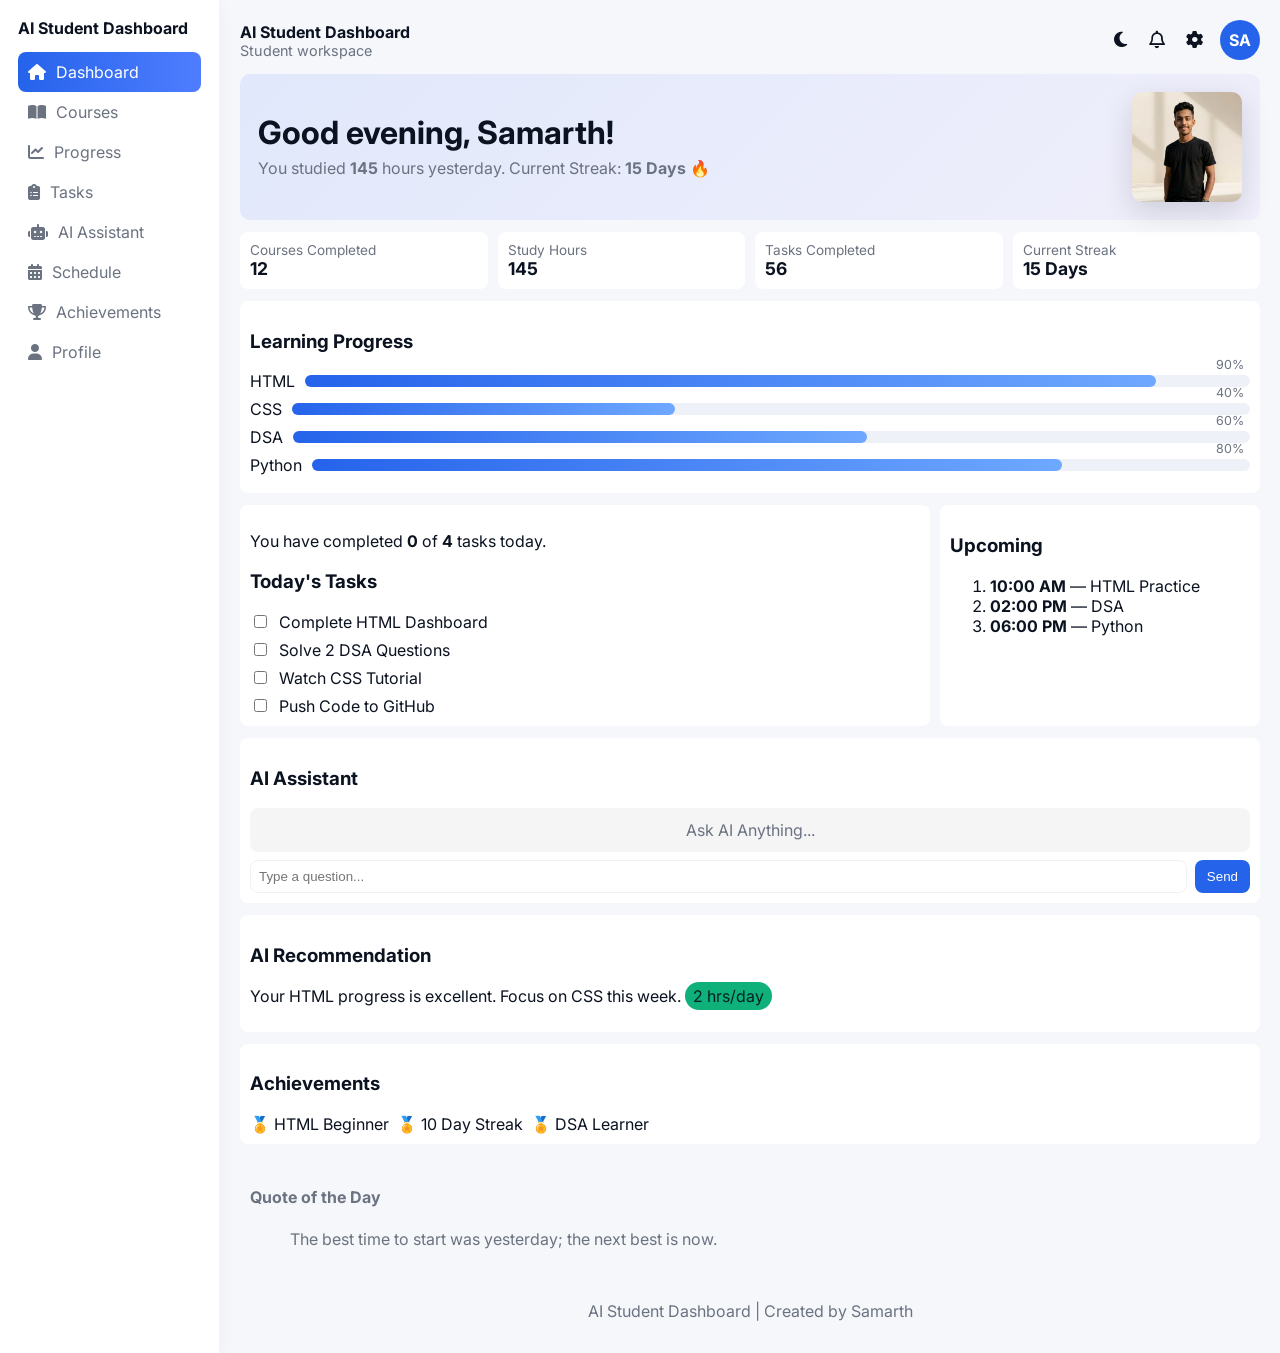
<file: AI-Student-Dashboard/index.html>
<!doctype html>
<html lang="en">
  <head>
    <meta charset="utf-8" />
    <meta name="viewport" content="width=device-width,initial-scale=1" />
    <title>AI Student Dashboard</title>
    <link href="https://fonts.googleapis.com/css2?family=Inter:wght@400;600;700&display=swap" rel="stylesheet">
    <link rel="stylesheet" href="https://cdnjs.cloudflare.com/ajax/libs/font-awesome/6.5.1/css/all.min.css">
    <link rel="stylesheet" href="style.css">
  </head>
  <body>
    <!-- Simple, human-friendly structure. Purpose kept intact. -->
    <div class="wrap">
      <aside class="side">
        <div class="brand">AI Student Dashboard</div>
        <nav>
          <ul>
            <li class="active"><i class="fa-solid fa-house"></i> Dashboard</li>
            <li><i class="fa-solid fa-book-open"></i> Courses</li>
            <li><i class="fa-solid fa-chart-line"></i> Progress</li>
            <li><i class="fa-solid fa-clipboard-list"></i> Tasks</li>
            <li><i class="fa-solid fa-robot"></i> AI Assistant</li>
            <li><i class="fa-solid fa-calendar-days"></i> Schedule</li>
            <li><i class="fa-solid fa-trophy"></i> Achievements</li>
            <li><i class="fa-solid fa-user"></i> Profile</li>
          </ul>
        </nav>
      </aside>

      <main class="main">
        <header class="top">
          <div>
            <strong>AI Student Dashboard</strong>
            <div class="muted">Student workspace</div>
          </div>
          <div class="actions">
            <button class="theme-toggle" aria-label="toggle theme"><i class="fa-solid fa-moon"></i></button>
            <button aria-label="notifications"><i class="fa-regular fa-bell"></i></button>
            <button aria-label="settings"><i class="fa-solid fa-gear"></i></button>
            <div class="avatar">SA</div>
          </div>
        </header>

        <section class="content">
          <section class="welcome">
            <div class="welcome-left">
              <h2>Welcome Back Samarth!</h2>
              <p>You studied <strong>5 hours</strong> yesterday. Current Streak: <strong>15 Days</strong> 🔥</p>
            </div>
            <div class="welcome-right">
              <img class="profile-photo" src="images/passport.png" alt="Samarth photo">
            </div>
          </section>

          <section class="stats">
            <div><div class="label">Courses Completed</div><div class="num">12</div></div>
            <div><div class="label">Study Hours</div><div class="num">145</div></div>
            <div><div class="label">Tasks Completed</div><div class="num">56</div></div>
            <div><div class="label">Current Streak</div><div class="num">15 Days</div></div>
          </section>

          <section class="progress">
            <h3>Learning Progress</h3>
            <div class="prog"><span>HTML</span><div class="bar"><i style="width:90%"></i><small>90%</small></div></div>
            <div class="prog"><span>CSS</span><div class="bar"><i style="width:40%"></i><small>40%</small></div></div>
            <div class="prog"><span>DSA</span><div class="bar"><i style="width:60%"></i><small>60%</small></div></div>
            <div class="prog"><span>Python</span><div class="bar"><i style="width:80%"></i><small>80%</small></div></div>
          </section>

          <section class="tasks-sched">
            <div class="tasks">
              <h3>Today's Tasks</h3>
              <ul>
                <li><label><input type="checkbox"> Complete HTML Dashboard</label></li>
                <li><label><input type="checkbox"> Solve 2 DSA Questions</label></li>
                <li><label><input type="checkbox"> Watch CSS Tutorial</label></li>
                <li><label><input type="checkbox"> Push Code to GitHub</label></li>
              </ul>
            </div>

            <div class="schedule">
              <h3>Upcoming</h3>
              <ol>
                <li><strong>10:00 AM</strong> — HTML Practice</li>
                <li><strong>02:00 PM</strong> — DSA</li>
                <li><strong>06:00 PM</strong> — Python</li>
              </ol>
            </div>
          </section>

          <section class="ai">
            <h3>AI Assistant</h3>
            <div class="chat">Ask AI Anything...</div>
            <div class="chat-input"><input placeholder="Type a question..."><button>Send</button></div>
          </section>

          <section class="recommend">
            <h3>AI Recommendation</h3>
            <p>Your HTML progress is excellent. Focus on CSS this week. <span class="badge">2 hrs/day</span></p>
          </section>

          <section class="achievements">
            <h3>Achievements</h3>
            <div class="badges">
              <div>🏅 HTML Beginner</div>
              <div>🏅 10 Day Streak</div>
              <div>🏅 DSA Learner</div>
            </div>
          </section>

          <section class="quote">
            <h4>Quote of the Day</h4>
            <blockquote>Consistency beats intensity.</blockquote>
          </section>
        </section>

        <footer class="foot">AI Student Dashboard | Created by Samarth</footer>
      </main>
    </div>

    <script src="script.js"></script>
  </body>
</html>
</file>
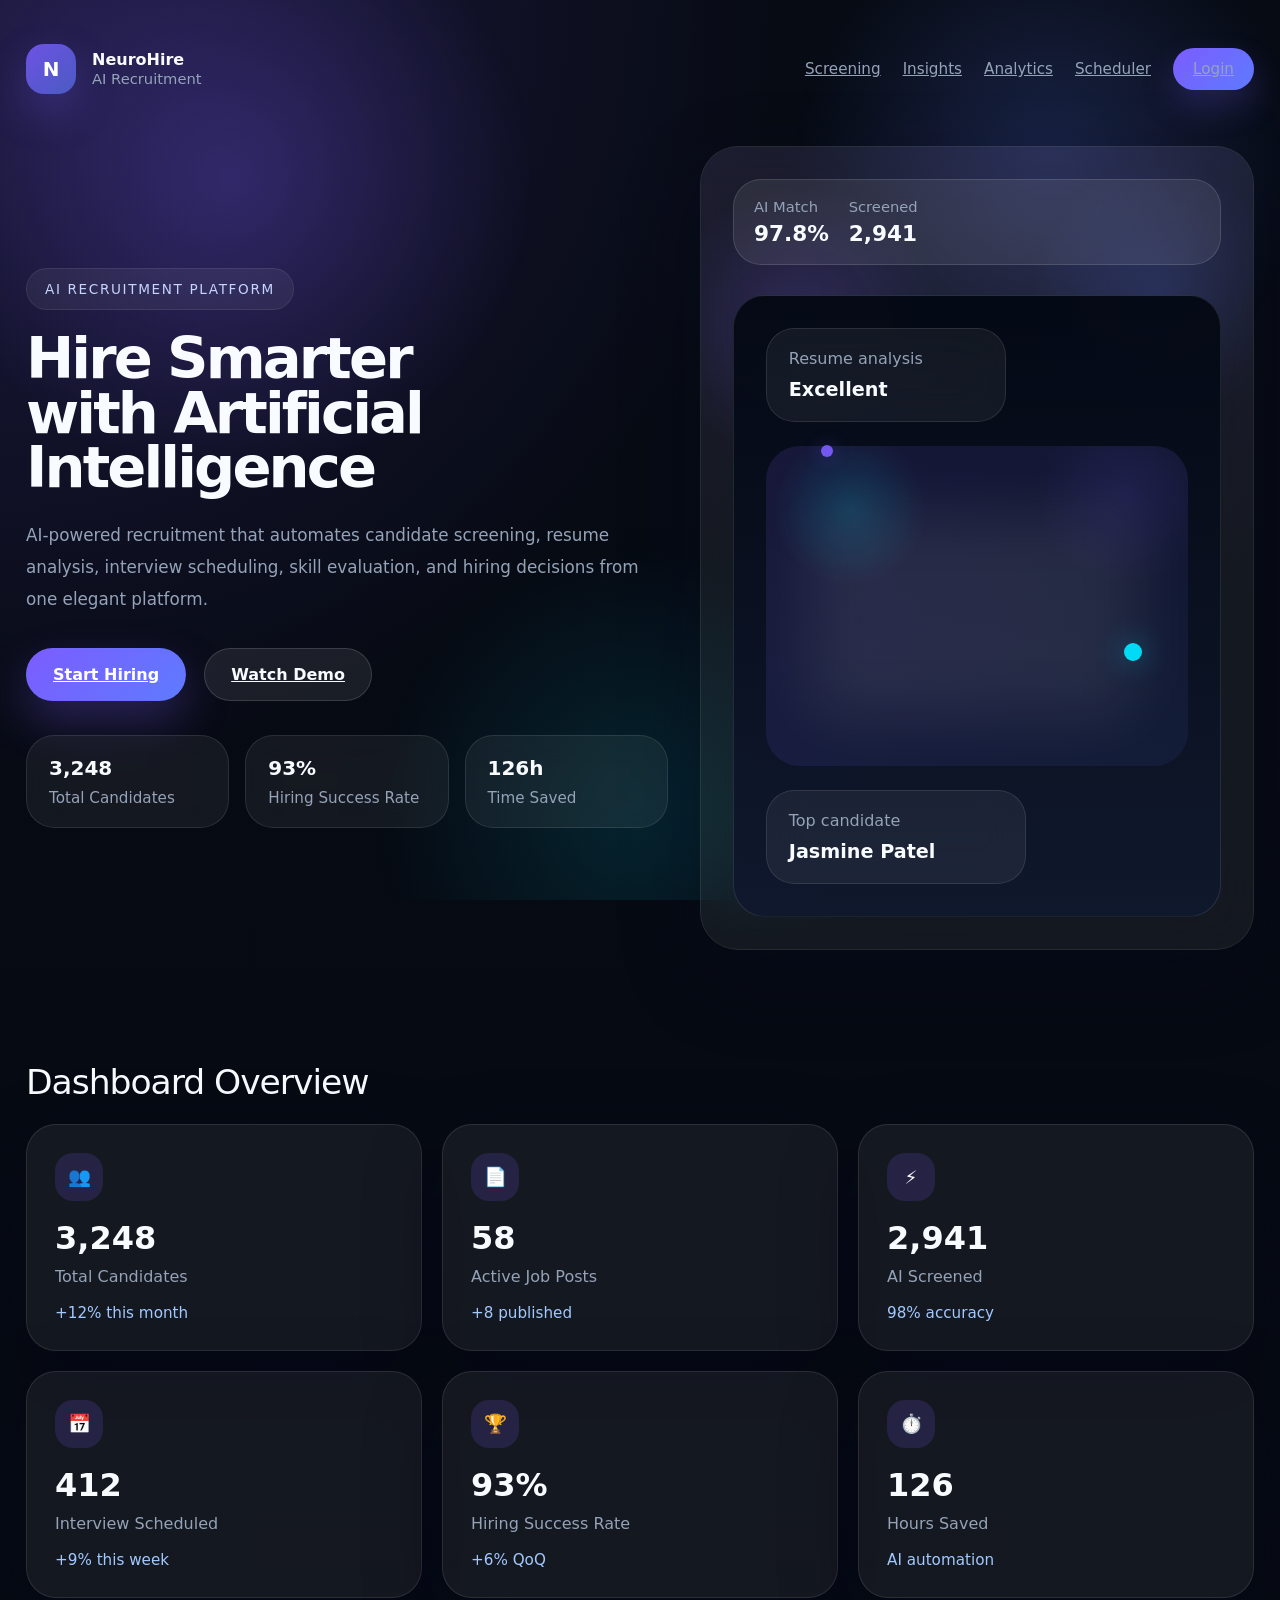
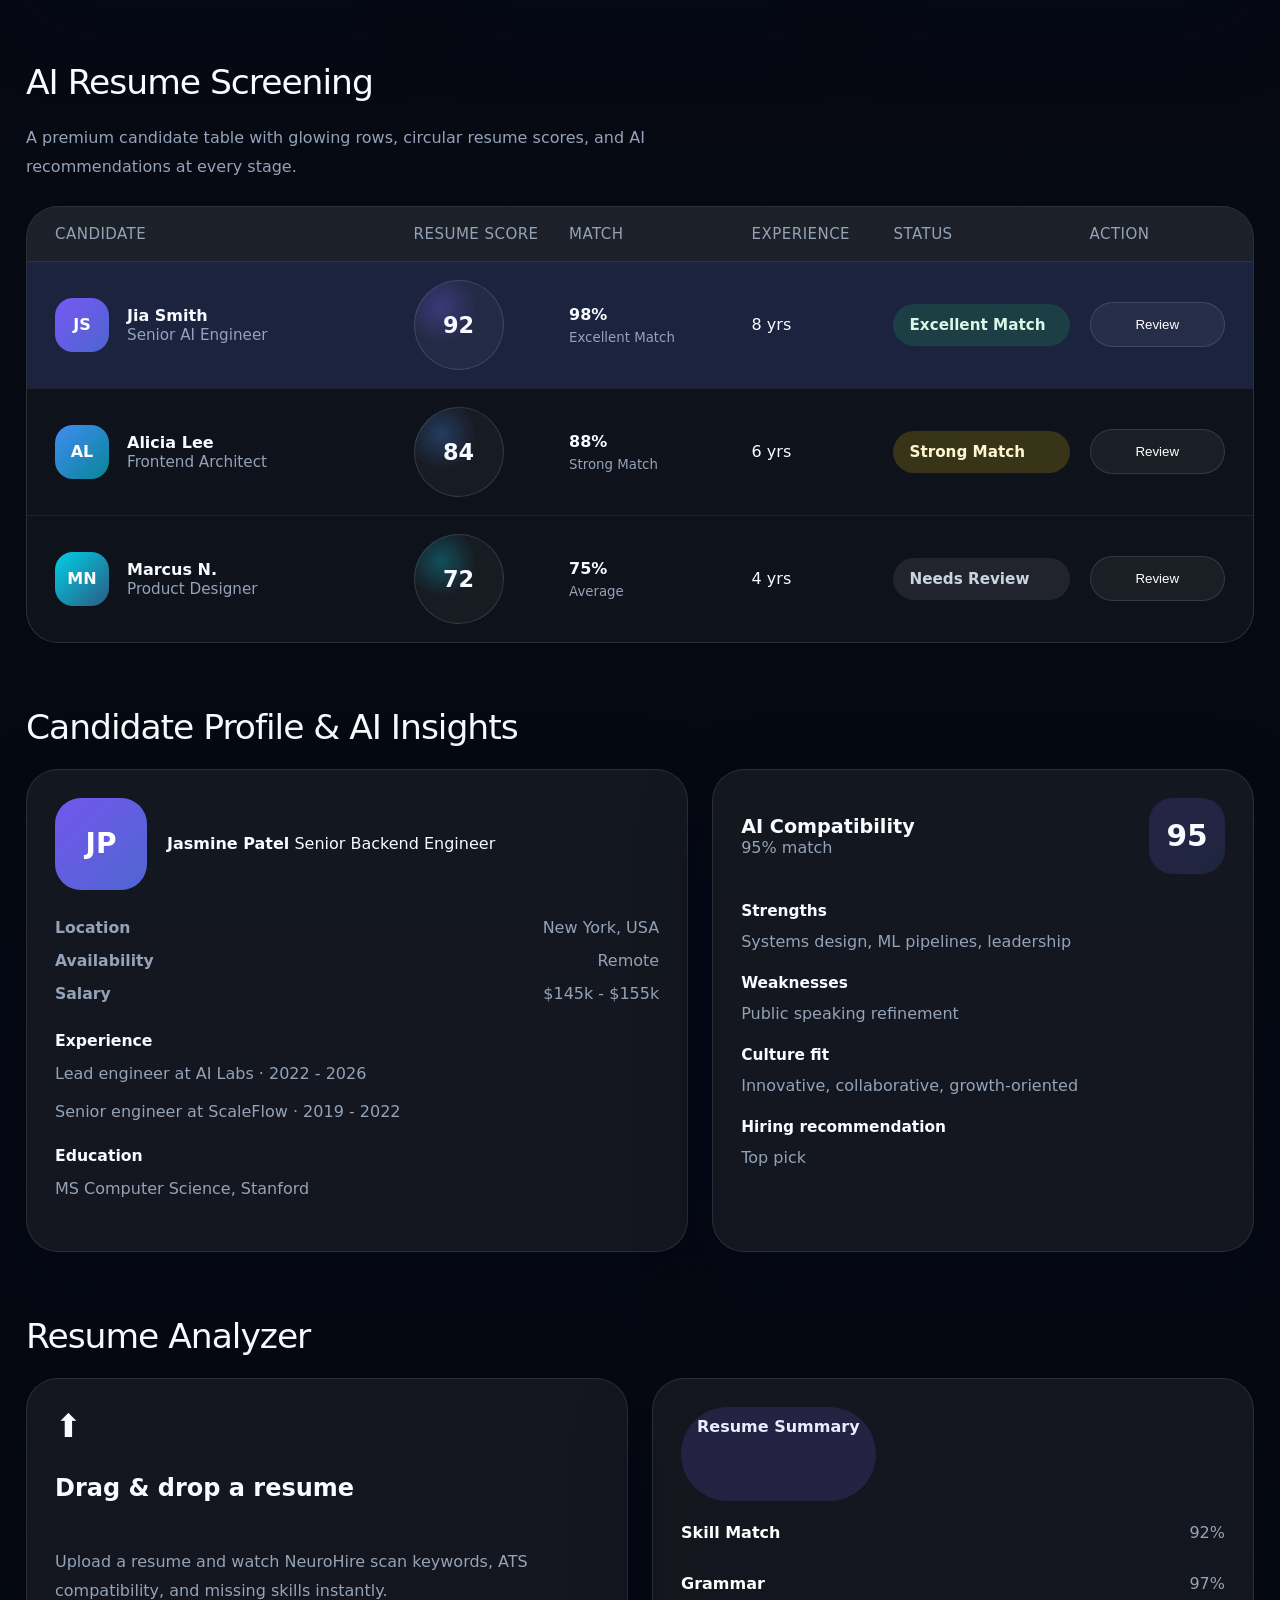
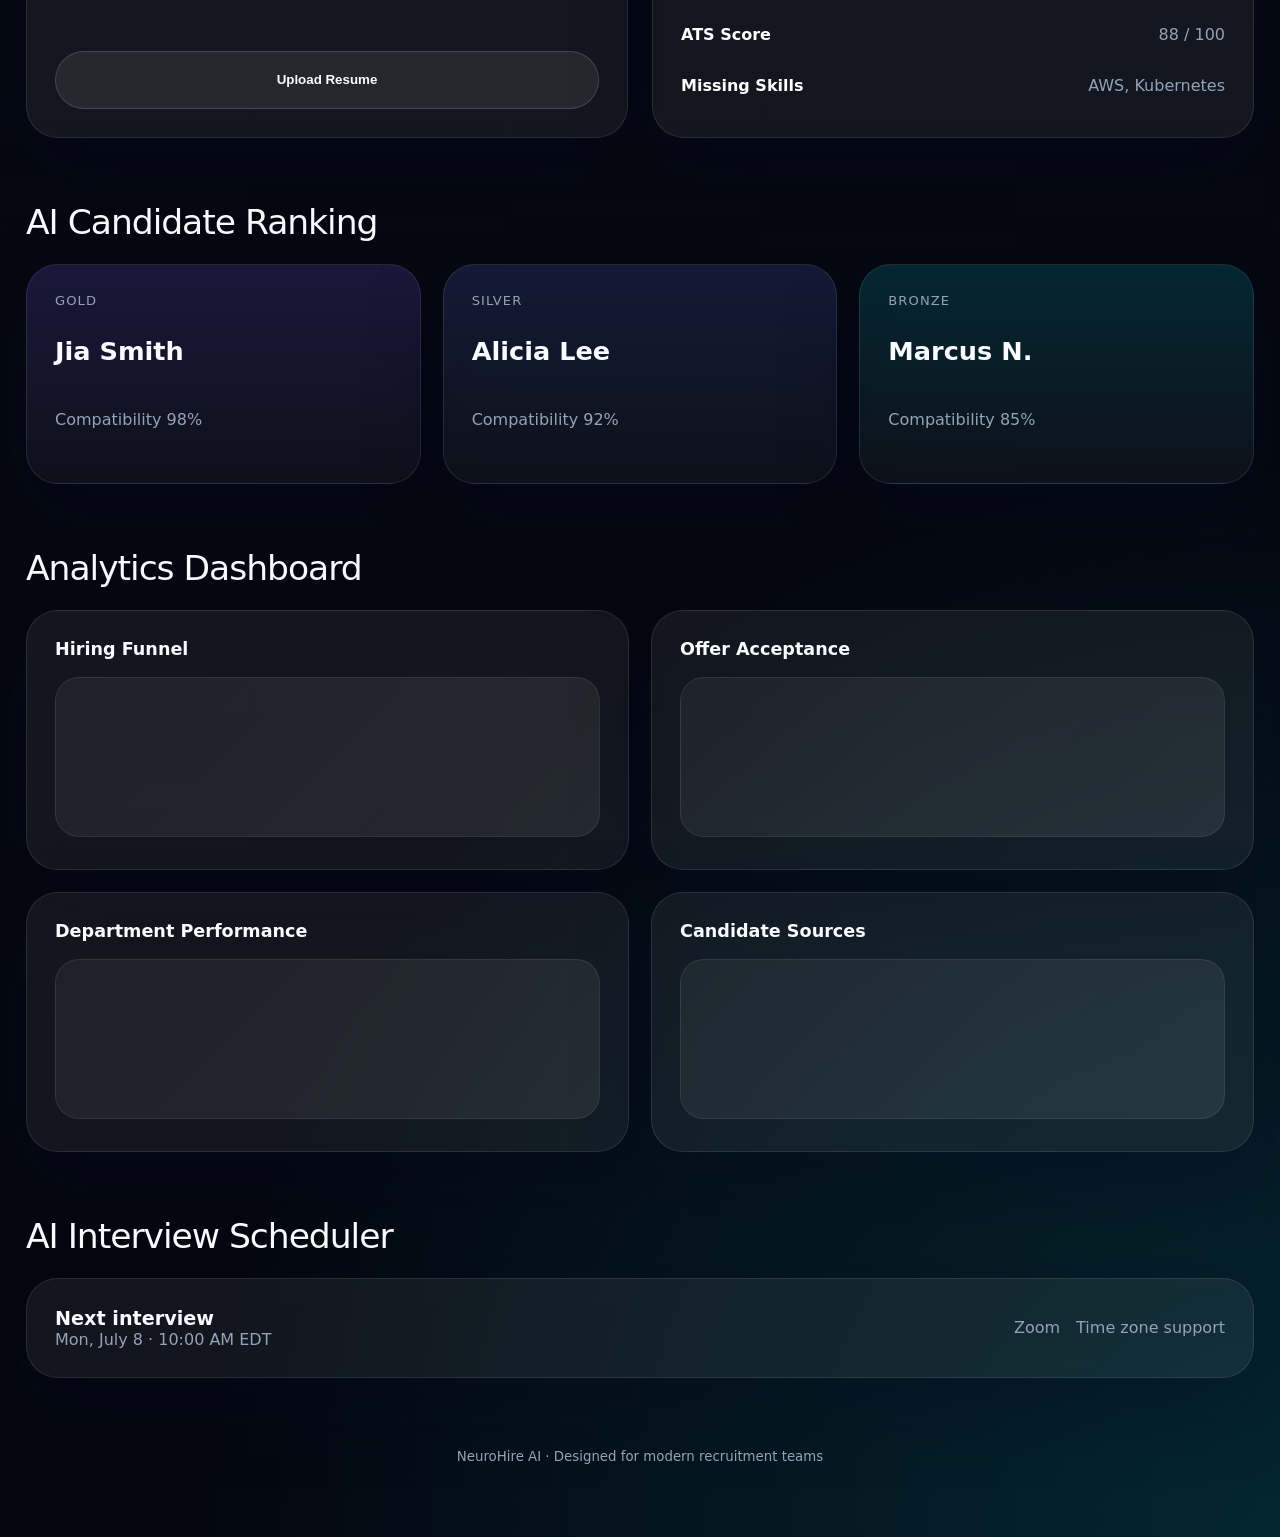
<file: NeuroHire AI/index.html>
<!DOCTYPE html>
<html lang="en">
  <head>
    <meta charset="UTF-8" />
    <meta name="viewport" content="width=device-width, initial-scale=1.0" />
    <title>NeuroHire AI</title>
    <link rel="stylesheet" href="style.css" />
  </head>
  <body>
    <div class="page-shell">
      <header class="topbar">
        <div class="brand">
          <div class="brand-mark">N</div>
          <div class="brand-copy">
            <strong>NeuroHire</strong>
            <span>AI Recruitment</span>
          </div>
        </div>
        <nav class="nav-links">
          <a href="#live-screening">Screening</a>
          <a href="#insights">Insights</a>
          <a href="#analytics">Analytics</a>
          <a href="#schedule">Scheduler</a>
          <a href="#login" class="nav-cta">Login</a>
        </nav>
      </header>

      <section class="hero">
        <div class="hero-grid">
          <div class="hero-copy">
            <span class="eyebrow">AI Recruitment Platform</span>
            <h1>Hire Smarter with Artificial Intelligence</h1>
            <p>
              AI-powered recruitment that automates candidate screening, resume analysis, interview scheduling, skill evaluation, and hiring decisions from one elegant platform.
            </p>
            <div class="hero-actions">
              <a href="#live-screening" class="btn btn-primary">Start Hiring</a>
              <a href="#demo" class="btn btn-secondary">Watch Demo</a>
            </div>
            <div class="hero-stat-grid">
              <div class="stat-pill">
                <strong>3,248</strong>
                <span>Total Candidates</span>
              </div>
              <div class="stat-pill">
                <strong>93%</strong>
                <span>Hiring Success Rate</span>
              </div>
              <div class="stat-pill">
                <strong>126h</strong>
                <span>Time Saved</span>
              </div>
            </div>
          </div>

          <div class="hero-visual">
            <div class="visual-card hero-panel">
              <div class="panel-glow"></div>
              <div class="overview-strip">
                <div>
                  <span>AI Match</span>
                  <strong>97.8%</strong>
                </div>
                <div>
                  <span>Screened</span>
                  <strong>2,941</strong>
                </div>
              </div>
              <div class="hero-graphic">
                <div class="data-card top-card">
                  <span>Resume analysis</span>
                  <strong>Excellent</strong>
                </div>
                <div class="dashboard-chart"></div>
                <div class="data-card bottom-card">
                  <span>Top candidate</span>
                  <strong>Jasmine Patel</strong>
                </div>
                <div class="floating-dot"></div>
                <div class="floating-dot small"></div>
              </div>
            </div>
          </div>
        </div>
      </section>

      <section id="stats" class="stats-overview">
        <div class="section-title">Dashboard Overview</div>
        <div class="stat-grid">
          <article class="stat-card">
            <div class="stat-icon">👥</div>
            <strong>3,248</strong>
            <span>Total Candidates</span>
            <div class="trend">+12% this month</div>
          </article>
          <article class="stat-card">
            <div class="stat-icon">📄</div>
            <strong>58</strong>
            <span>Active Job Posts</span>
            <div class="trend">+8 published</div>
          </article>
          <article class="stat-card">
            <div class="stat-icon">⚡</div>
            <strong>2,941</strong>
            <span>AI Screened</span>
            <div class="trend">98% accuracy</div>
          </article>
          <article class="stat-card">
            <div class="stat-icon">📅</div>
            <strong>412</strong>
            <span>Interview Scheduled</span>
            <div class="trend">+9% this week</div>
          </article>
          <article class="stat-card">
            <div class="stat-icon">🏆</div>
            <strong>93%</strong>
            <span>Hiring Success Rate</span>
            <div class="trend">+6% QoQ</div>
          </article>
          <article class="stat-card">
            <div class="stat-icon">⏱️</div>
            <strong>126</strong>
            <span>Hours Saved</span>
            <div class="trend">AI automation</div>
          </article>
        </div>
      </section>

      <section id="live-screening" class="screening-panel">
        <div class="section-title">AI Resume Screening</div>
        <p class="section-subtitle">A premium candidate table with glowing rows, circular resume scores, and AI recommendations at every stage.</p>
        <div class="table-shell">
          <div class="table-headings">
            <span>Candidate</span>
            <span>Resume Score</span>
            <span>Match</span>
            <span>Experience</span>
            <span>Status</span>
            <span>Action</span>
          </div>

          <div class="candidate-row highlight">
            <div class="candidate-meta">
              <div class="avatar">JS</div>
              <div>
                <strong>Jia Smith</strong>
                <span>Senior AI Engineer</span>
              </div>
            </div>
            <div class="progress-ring">
              <span>92</span>
            </div>
            <div>
              <strong>98%</strong>
              <small>Excellent Match</small>
            </div>
            <div>8 yrs</div>
            <div class="badge success">Excellent Match</div>
            <button class="row-btn">Review</button>
          </div>

          <div class="candidate-row">
            <div class="candidate-meta">
              <div class="avatar blue">AL</div>
              <div>
                <strong>Alicia Lee</strong>
                <span>Frontend Architect</span>
              </div>
            </div>
            <div class="progress-ring secondary">
              <span>84</span>
            </div>
            <div>
              <strong>88%</strong>
              <small>Strong Match</small>
            </div>
            <div>6 yrs</div>
            <div class="badge warning">Strong Match</div>
            <button class="row-btn">Review</button>
          </div>

          <div class="candidate-row">
            <div class="candidate-meta">
              <div class="avatar teal">MN</div>
              <div>
                <strong>Marcus N.</strong>
                <span>Product Designer</span>
              </div>
            </div>
            <div class="progress-ring accent">
              <span>72</span>
            </div>
            <div>
              <strong>75%</strong>
              <small>Average</small>
            </div>
            <div>4 yrs</div>
            <div class="badge neutral">Needs Review</div>
            <button class="row-btn">Review</button>
          </div>
        </div>
      </section>

      <section id="insights" class="profile-insights">
        <div class="section-title">Candidate Profile & AI Insights</div>
        <div class="profile-grid">
          <div class="profile-card">
            <div class="profile-top">
              <div class="avatar-large">JP</div>
              <div>
                <strong>Jasmine Patel</strong>
                <span>Senior Backend Engineer</span>
              </div>
            </div>
            <div class="profile-details">
              <div><strong>Location</strong><span>New York, USA</span></div>
              <div><strong>Availability</strong><span>Remote</span></div>
              <div><strong>Salary</strong><span>$145k - $155k</span></div>
            </div>
            <div class="timeline-block">
              <strong>Experience</strong>
              <p>Lead engineer at AI Labs · 2022 - 2026</p>
              <p>Senior engineer at ScaleFlow · 2019 - 2022</p>
            </div>
            <div class="timeline-block">
              <strong>Education</strong>
              <p>MS Computer Science, Stanford</p>
            </div>
          </div>

          <div class="insights-card">
            <div class="insights-header">
              <div>
                <strong>AI Compatibility</strong>
                <span>95% match</span>
              </div>
              <div class="score-pill">95</div>
            </div>
            <div class="insight-list">
              <div><strong>Strengths</strong><span>Systems design, ML pipelines, leadership</span></div>
              <div><strong>Weaknesses</strong><span>Public speaking refinement</span></div>
              <div><strong>Culture fit</strong><span>Innovative, collaborative, growth-oriented</span></div>
              <div><strong>Hiring recommendation</strong><span>Top pick</span></div>
            </div>
          </div>
        </div>
      </section>

      <section class="resume-analyzer">
        <div class="section-title">Resume Analyzer</div>
        <div class="analyzer-grid">
          <div class="upload-card">
            <span class="upload-icon">⬆️</span>
            <strong>Drag & drop a resume</strong>
            <p>Upload a resume and watch NeuroHire scan keywords, ATS compatibility, and missing skills instantly.</p>
            <button class="btn btn-secondary">Upload Resume</button>
          </div>
          <div class="analysis-summary">
            <span class="summary-pill">Resume Summary</span>
            <div class="summary-grid">
              <div><strong>Skill Match</strong><span>92%</span></div>
              <div><strong>Grammar</strong><span>97%</span></div>
              <div><strong>ATS Score</strong><span>88 / 100</span></div>
              <div><strong>Missing Skills</strong><span>AWS, Kubernetes</span></div>
            </div>
          </div>
        </div>
      </section>

      <section class="leaderboard">
        <div class="section-title">AI Candidate Ranking</div>
        <div class="leaderboard-grid">
          <article class="rank-card gold">
            <span>Gold</span>
            <strong>Jia Smith</strong>
            <p>Compatibility 98%</p>
          </article>
          <article class="rank-card silver">
            <span>Silver</span>
            <strong>Alicia Lee</strong>
            <p>Compatibility 92%</p>
          </article>
          <article class="rank-card bronze">
            <span>Bronze</span>
            <strong>Marcus N.</strong>
            <p>Compatibility 85%</p>
          </article>
        </div>
      </section>

      <section id="analytics" class="analytics-section">
        <div class="section-title">Analytics Dashboard</div>
        <div class="analytics-grids">
          <article class="analytics-card">
            <strong>Hiring Funnel</strong>
            <div class="chart-placeholder"></div>
          </article>
          <article class="analytics-card">
            <strong>Offer Acceptance</strong>
            <div class="chart-placeholder"></div>
          </article>
          <article class="analytics-card">
            <strong>Department Performance</strong>
            <div class="chart-placeholder"></div>
          </article>
          <article class="analytics-card">
            <strong>Candidate Sources</strong>
            <div class="chart-placeholder"></div>
          </article>
        </div>
      </section>

      <section id="schedule" class="scheduler">
        <div class="section-title">AI Interview Scheduler</div>
        <div class="scheduler-card">
          <div>
            <strong>Next interview</strong>
            <span>Mon, July 8 · 10:00 AM EDT</span>
          </div>
          <div class="scheduler-meta">
            <span>Zoom</span>
            <span>Time zone support</span>
          </div>
        </div>
      </section>

      <footer class="footer">
        <small>NeuroHire AI · Designed for modern recruitment teams</small>
      </footer>
    </div>
    <script src="script.js"></script>
  </body>
</html>
</file>
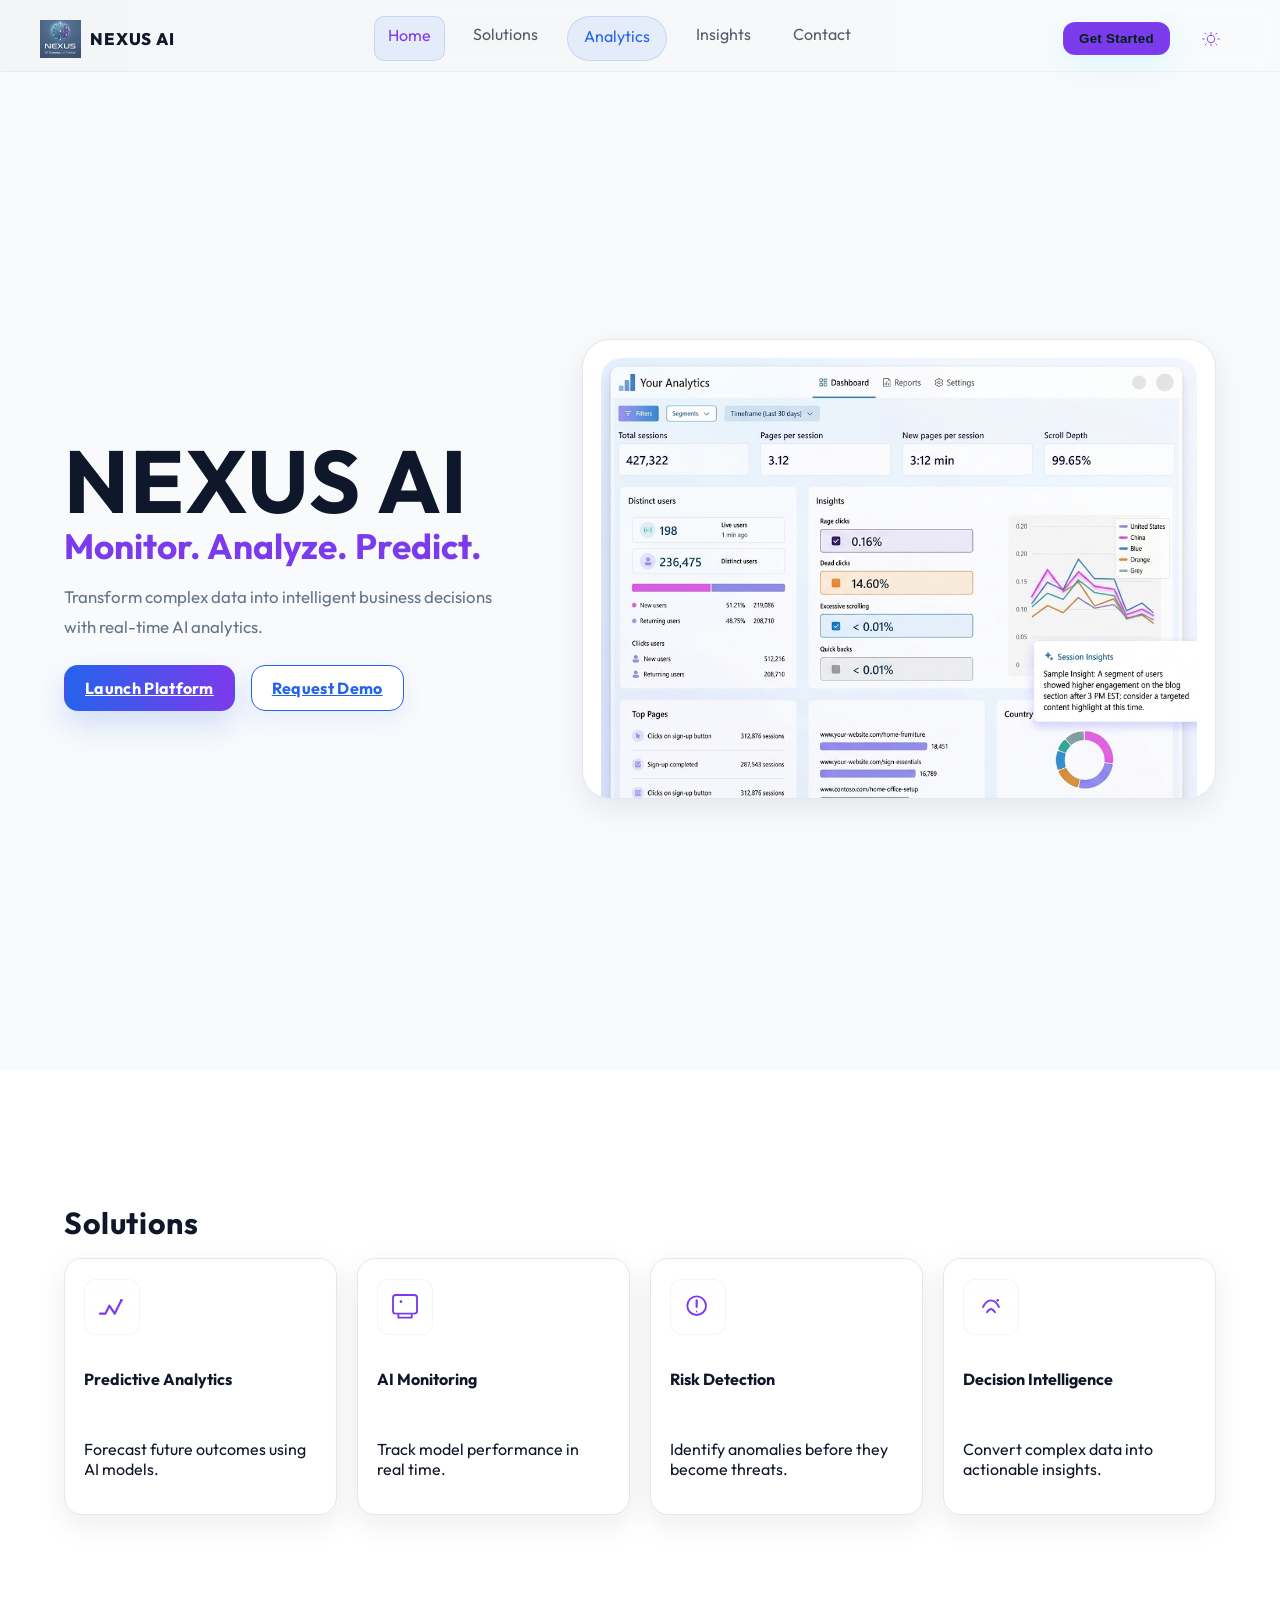
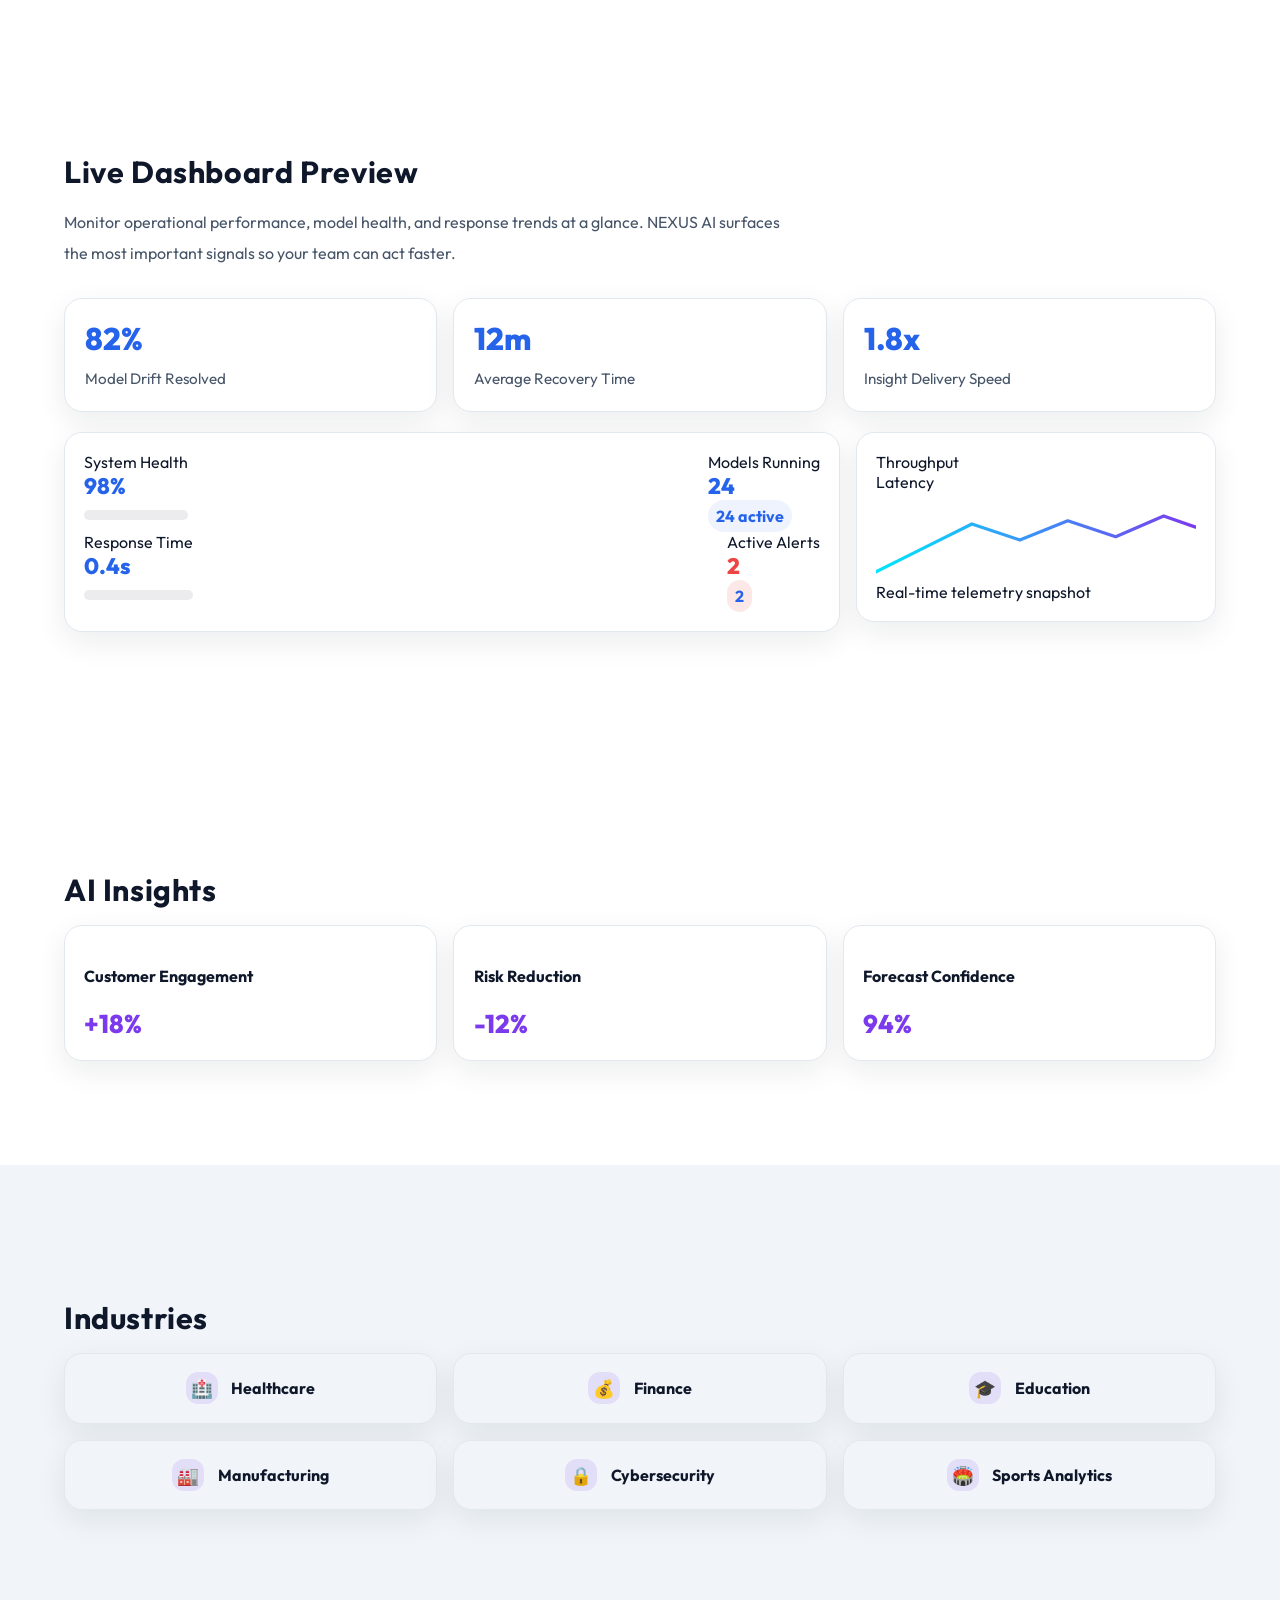
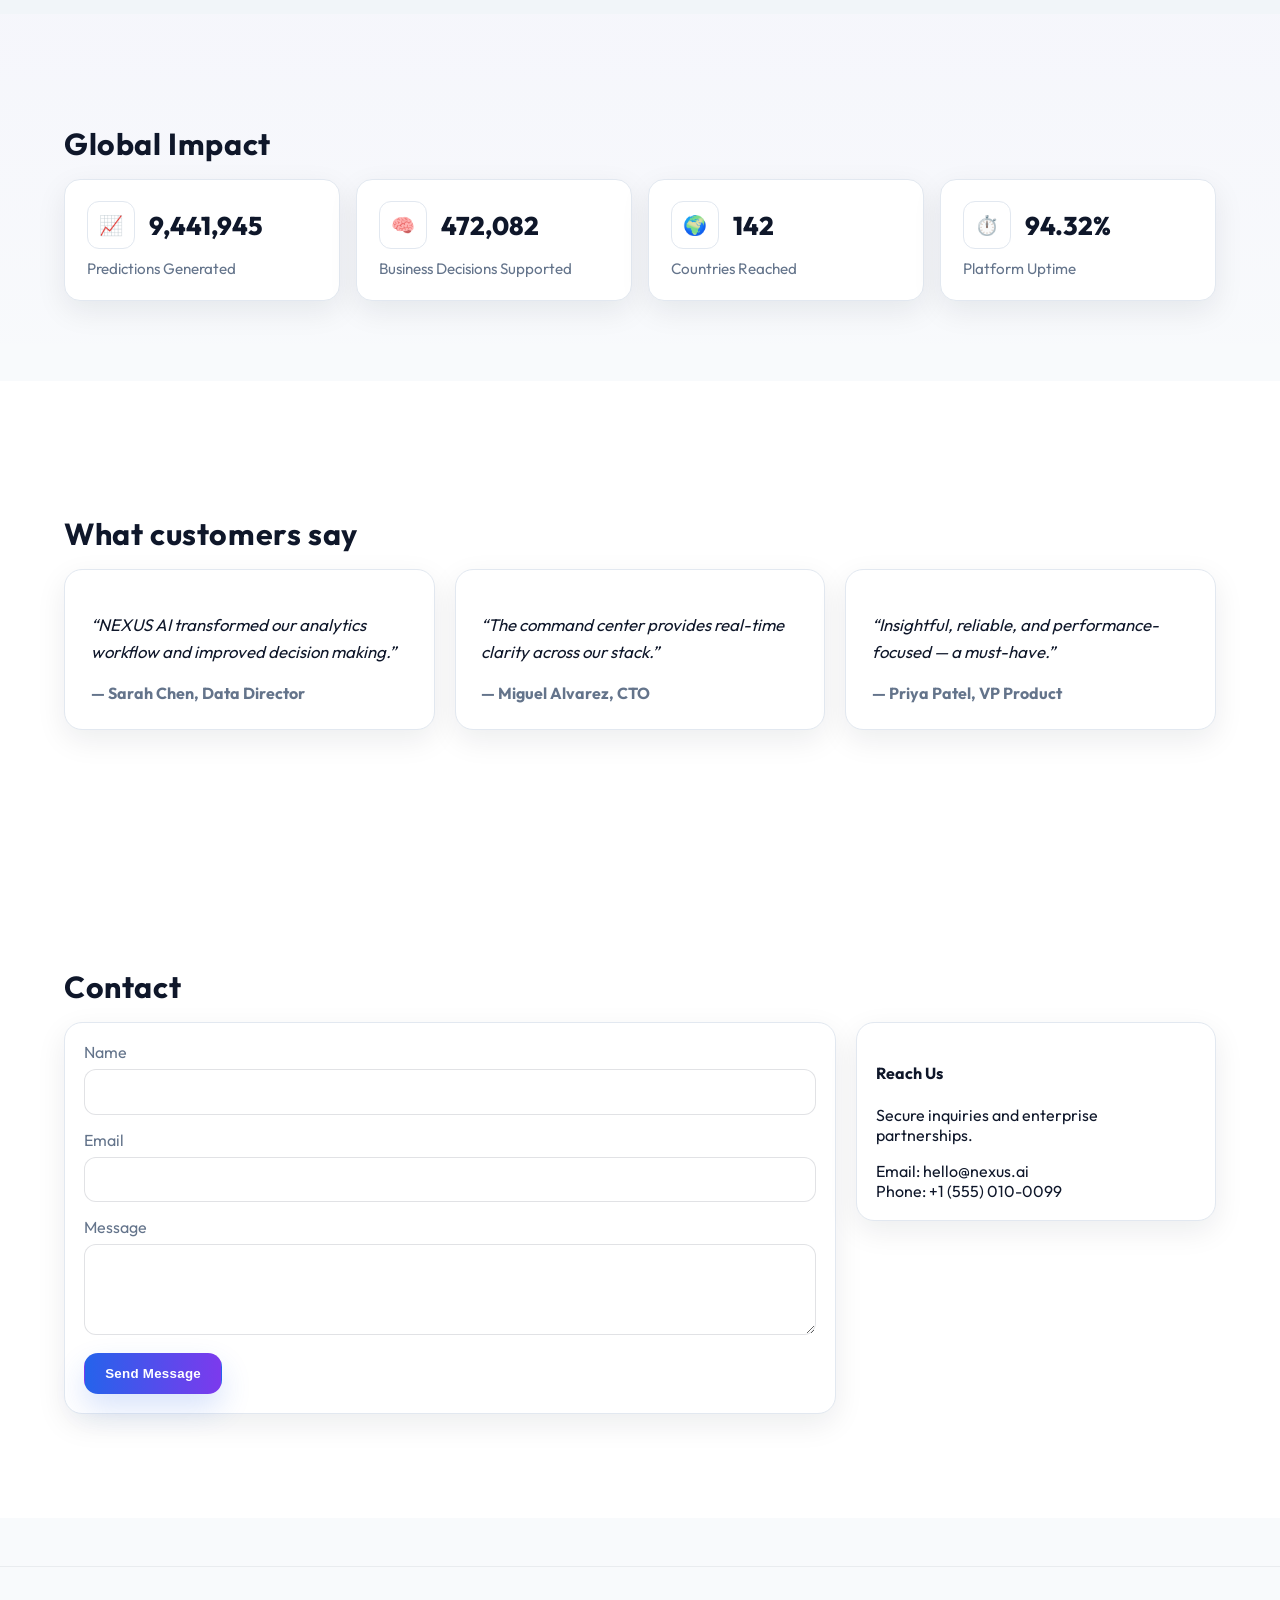
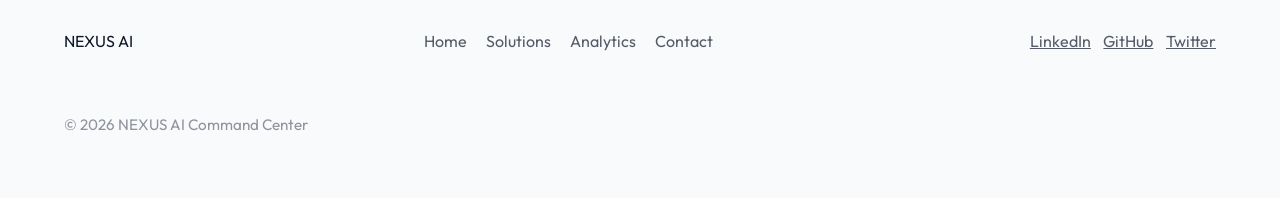
<file: NEXUS-AI-Command-Center/index.html>
<!doctype html>
<html lang="en">
<head>
  <meta charset="utf-8" />
  <meta name="viewport" content="width=device-width,initial-scale=1" />
  <title>NEXUS AI Command Center</title>
  <meta name="description" content="NEXUS AI — Real-time intelligence platform for modern organizations." />
  <link rel="preconnect" href="https://fonts.gstatic.com" crossorigin>
  <link href="https://fonts.googleapis.com/css2?family=Outfit:wght@300;400;600;800&display=swap" rel="stylesheet">
  <link rel="stylesheet" href="style.css">
</head>
<body>
  <header class="nav-wrap" id="navbar">
    <div class="nav container">
      <a class="logo" href="#home">
        <img src="Nexus_Logo.png" alt="NEXUS AI Logo" class="logo-image">
        <span class="logo-text">NEXUS AI</span>
      </a>
      <nav class="nav-links" id="navLinks">
        <a href="#home" class="nav-link active">Home</a>
        <a href="#solutions" class="nav-link">Solutions</a>
        <a href="#analytics" class="nav-link analytics-link">Analytics</a>
        <a href="#insights" class="nav-link">Insights</a>
        <a href="#contact" class="nav-link">Contact</a>
      </nav>
      <div class="nav-actions">
        <button class="btn ghost" id="getStarted">Get Started</button>
        <button class="btn theme-toggle" id="themeToggle" aria-label="Toggle theme" title="Toggle theme">
          <svg class="icon icon-moon" width="18" height="18" viewBox="0 0 24 24" fill="none" xmlns="http://www.w3.org/2000/svg">
            <path d="M21 12.79A9 9 0 1111.21 3 7 7 0 0021 12.79z" stroke="currentColor" stroke-width="1.2" stroke-linecap="round" stroke-linejoin="round"/>
          </svg>
          <svg class="icon icon-sun" width="18" height="18" viewBox="0 0 24 24" fill="none" xmlns="http://www.w3.org/2000/svg" style="display:none">
            <path d="M12 3v2M12 19v2M4.2 4.2l1.4 1.4M18.4 18.4l1.4 1.4M1 12h2M21 12h2M4.2 19.8l1.4-1.4M18.4 5.6l1.4-1.4M12 7a5 5 0 100 10 5 5 0 000-10z" stroke="currentColor" stroke-width="1.2" stroke-linecap="round" stroke-linejoin="round"/>
          </svg>
        </button>
        <button class="mobile-toggle" id="mobileToggle" aria-label="Toggle menu">
          <span></span><span></span><span></span>
        </button>
      </div>
    </div>
  </header>

  <main>
    <section id="home" class="hero">
      <div class="hero-bg"></div>
      <div class="container hero-inner">
        <div class="hero-content">
          <h1 class="brand">NEXUS AI</h1>
          <h2 class="tagline">Monitor. Analyze. Predict.</h2>
          <p class="lead">Transform complex data into intelligent business decisions with real-time AI analytics.</p>
          <div class="hero-cta">
            <a class="btn primary" href="#analytics">Launch Platform</a>
            <a class="btn secondary" href="#analytics">Request Demo</a>
          </div>
        </div>
        <div class="hero-visual" aria-hidden="true">
          <div class="visual-card glass preview-large">
            <div class="visual-image-wrap">
              <img src="sample_dashboard.png" alt="Dashboard preview" class="dashboard-screenshot">
            </div>
            <div class="dash-glow"></div>
          </div>
        </div>
      </div>
    </section>


    <section id="solutions" class="section solutions">
      <div class="container">
        <h3 class="section-title">Solutions</h3>
        <div class="solutions-grid">
          <article class="feature card glass">
            <div class="icon" aria-hidden="true">
              <svg class="solution-svg" viewBox="0 0 24 24" fill="none" xmlns="http://www.w3.org/2000/svg" aria-hidden="true">
                <path d="M3 17h4l3-6 4 6 5-10" stroke="currentColor" stroke-width="1.6" stroke-linecap="round" stroke-linejoin="round"/>
                <circle cx="19" cy="7" r="1" fill="currentColor"/>
              </svg>
            </div>
            <h4>Predictive Analytics</h4>
            <p>Forecast future outcomes using AI models.</p>
          </article>

          <article class="feature card glass">
            <div class="icon" aria-hidden="true">
              <svg class="solution-svg" viewBox="0 0 24 24" fill="none" xmlns="http://www.w3.org/2000/svg" aria-hidden="true">
                <rect x="3" y="3" width="18" height="14" rx="2" stroke="currentColor" stroke-width="1.4"/>
                <path d="M7 18v2h10v-2" stroke="currentColor" stroke-width="1.4" stroke-linecap="round"/>
                <circle cx="9" cy="8" r="1" fill="currentColor"/>
              </svg>
            </div>
            <h4>AI Monitoring</h4>
            <p>Track model performance in real time.</p>
          </article>

          <article class="feature card glass">
            <div class="icon" aria-hidden="true">
              <svg class="solution-svg" viewBox="0 0 24 24" fill="none" xmlns="http://www.w3.org/2000/svg" aria-hidden="true">
                <circle cx="11" cy="11" r="7" stroke="currentColor" stroke-width="1.4"/>
                <path d="M11 7v5" stroke="currentColor" stroke-width="1.6" stroke-linecap="round"/>
                <circle cx="11" cy="15.5" r="0.6" fill="currentColor"/>
              </svg>
            </div>
            <h4>Risk Detection</h4>
            <p>Identify anomalies before they become threats.</p>
          </article>

          <article class="feature card glass">
            <div class="icon" aria-hidden="true">
              <svg class="solution-svg" viewBox="0 0 24 24" fill="none" xmlns="http://www.w3.org/2000/svg" aria-hidden="true">
                <path d="M6 12c1.5-3 4-5 6-5s4.5 2 6 5" stroke="currentColor" stroke-width="1.4" stroke-linecap="round"/>
                <path d="M9 16c1-1.5 2.5-2.5 3-2.5s2 1 3 2.5" stroke="currentColor" stroke-width="1.4" stroke-linecap="round"/>
                <circle cx="17" cy="7" r="1" fill="currentColor"/>
              </svg>
            </div>
            <h4>Decision Intelligence</h4>
            <p>Convert complex data into actionable insights.</p>
          </article>
        </div>
      </div>
    </section>

    <section id="analytics" class="section dashboard alt-purple">
      <div class="container">
        <h3 class="section-title">Live Dashboard Preview</h3>
        <p class="section-copy">Monitor operational performance, model health, and response trends at a glance. NEXUS AI surfaces the most important signals so your team can act faster.</p>
        <div class="analytics-summary-grid">
          <div class="analytics-card card glass">
            <div class="analytics-value">82%</div>
            <div class="analytics-label">Model Drift Resolved</div>
          </div>
          <div class="analytics-card card glass">
            <div class="analytics-value">12m</div>
            <div class="analytics-label">Average Recovery Time</div>
          </div>
          <div class="analytics-card card glass">
            <div class="analytics-value">1.8x</div>
            <div class="analytics-label">Insight Delivery Speed</div>
          </div>
        </div>
        <div class="dashboard-grid">
          <div class="dash card glass">
            <div class="dash-row">
              <div>
                <div class="dash-label">System Health</div>
                <div class="dash-value">98%</div>
                <div class="progress"><div class="progress-fill" style="width:98%"></div></div>
              </div>
              <div>
                <div class="dash-label">Models Running</div>
                <div class="dash-value">24</div>
                <div class="small-pill">24 active</div>
              </div>
            </div>
            <div class="dash-row">
              <div>
                <div class="dash-label">Response Time</div>
                <div class="dash-value">0.4s</div>
                <div class="progress"><div class="progress-fill" style="width:40%"></div></div>
              </div>
              <div>
                <div class="dash-label">Active Alerts</div>
                <div class="dash-value alert">2</div>
                <div class="small-pill alert-pill">2</div>
              </div>
            </div>
          </div>
          <div class="dash-graph card glass">
            <div class="graph-top">
              <div class="legend"><span class="dot accent"></span>Throughput</div>
              <div class="legend"><span class="dot secondary"></span>Latency</div>
            </div>
            <div class="mini-graph" aria-hidden="true">
              <svg viewBox="0 0 200 60" preserveAspectRatio="none">
                <polyline points="0,50 30,35 60,20 90,30 120,18 150,28 180,15 200,22" fill="none" stroke-width="2" stroke="url(#g1)" stroke-linecap="round" stroke-linejoin="round"></polyline>
                <defs>
                  <linearGradient id="g1" x1="0" x2="1">
                    <stop offset="0" stop-color="#00E5FF"/>
                    <stop offset="1" stop-color="#7C3AED"/>
                  </linearGradient>
                </defs>
              </svg>
            </div>
            <div class="graph-legend">Real-time telemetry snapshot</div>
          </div>
        </div>
      </div>
    </section>

    <section id="insights" class="section insights">
      <div class="container">
        <h3 class="section-title">AI Insights</h3>
        <div class="insights-grid">
          <div class="insight card glass">
            <h4>Customer Engagement</h4>
            <div class="insight-value">+18%</div>
          </div>
          <div class="insight card glass">
            <h4>Risk Reduction</h4>
            <div class="insight-value">-12%</div>
          </div>
          <div class="insight card glass">
            <h4>Forecast Confidence</h4>
            <div class="insight-value">94%</div>
          </div>
        </div>
      </div>
    </section>

    <section id="industries" class="section industries alt-blue">
      <div class="container">
        <h3 class="section-title">Industries</h3>
        <div class="industries-grid">
          <div class="industry card glass">
            <span class="industry-icon" aria-hidden="true">🏥</span>
            Healthcare
          </div>
          <div class="industry card glass">
            <span class="industry-icon" aria-hidden="true">💰</span>
            Finance
          </div>
          <div class="industry card glass">
            <span class="industry-icon" aria-hidden="true">🎓</span>
            Education
          </div>
          <div class="industry card glass">
            <span class="industry-icon" aria-hidden="true">🏭</span>
            Manufacturing
          </div>
          <div class="industry card glass">
            <span class="industry-icon" aria-hidden="true">🔒</span>
            Cybersecurity
          </div>
          <div class="industry card glass">
            <span class="industry-icon" aria-hidden="true">🏟️</span>
            Sports Analytics
          </div>
        </div>
      </div>
    </section>

    <section id="impact" class="section impact">
      <div class="container">
        <h3 class="section-title">Global Impact</h3>
        <div class="impact-grid">
          <div class="impact-card card glass">
            <div class="impact-top">
              <div class="impact-icon" aria-hidden="true">📈</div>
              <div class="impact-value" data-target="10000000">0</div>
            </div>
            <div class="impact-label">Predictions Generated</div>
          </div>

          <div class="impact-card card glass">
            <div class="impact-top">
              <div class="impact-icon" aria-hidden="true">🧠</div>
              <div class="impact-value" data-target="500000">0</div>
            </div>
            <div class="impact-label">Business Decisions Supported</div>
          </div>

          <div class="impact-card card glass">
            <div class="impact-top">
              <div class="impact-icon" aria-hidden="true">🌍</div>
              <div class="impact-value" data-target="150">0</div>
            </div>
            <div class="impact-label">Countries Reached</div>
          </div>

          <div class="impact-card card glass">
            <div class="impact-top">
              <div class="impact-icon" aria-hidden="true">⏱️</div>
              <div class="impact-value" data-target="99.9" data-suffix="%">0</div>
            </div>
            <div class="impact-label">Platform Uptime</div>
          </div>
        </div>
      </div>
    </section>

    <section id="testimonials" class="section testimonials alt-purple">
      <div class="container">
        <h3 class="section-title">What customers say</h3>
        <div class="testimonials-grid">
          <div class="test card glass">
            <p>“NEXUS AI transformed our analytics workflow and improved decision making.”</p>
            <div class="t-meta">— Sarah Chen, Data Director</div>
          </div>
          <div class="test card glass">
            <p>“The command center provides real-time clarity across our stack.”</p>
            <div class="t-meta">— Miguel Alvarez, CTO</div>
          </div>
          <div class="test card glass">
            <p>“Insightful, reliable, and performance-focused — a must-have.”</p>
            <div class="t-meta">— Priya Patel, VP Product</div>
          </div>
        </div>
      </div>
    </section>

    <section id="contact" class="section contact">
      <div class="container">
        <h3 class="section-title">Contact</h3>
        <div class="contact-grid">
          <form class="contact-form card glass" id="contactForm">
            <label>
              <span>Name</span>
              <input type="text" name="name" required>
            </label>
            <label>
              <span>Email</span>
              <input type="email" name="email" required>
            </label>
            <label>
              <span>Message</span>
              <textarea name="message" rows="4" required></textarea>
            </label>
            <button class="btn primary" type="submit">Send Message</button>
          </form>
          <div class="contact-info card glass">
            <h4>Reach Us</h4>
            <p>Secure inquiries and enterprise partnerships.</p>
            <div class="contact-meta">
              <div>Email: hello@nexus.ai</div>
              <div>Phone: +1 (555) 010-0099</div>
            </div>
          </div>
        </div>
      </div>
    </section>

  </main>

  <footer class="footer">
    <div class="container footer-inner">
      <div class="footer-brand">NEXUS AI</div>
      <div class="footer-links">
        <a href="#home">Home</a>
        <a href="#solutions">Solutions</a>
        <a href="#analytics">Analytics</a>
        <a href="#contact">Contact</a>
      </div>
      <div class="socials">
        <a aria-label="LinkedIn" href="#">LinkedIn</a>
        <a aria-label="GitHub" href="#">GitHub</a>
        <a aria-label="Twitter" href="#">Twitter</a>
      </div>
    </div>
    <div class="container footer-bottom">© 2026 NEXUS AI Command Center</div>
  </footer>

  <script src="script.js"></script>
</body>
</html>
</file>
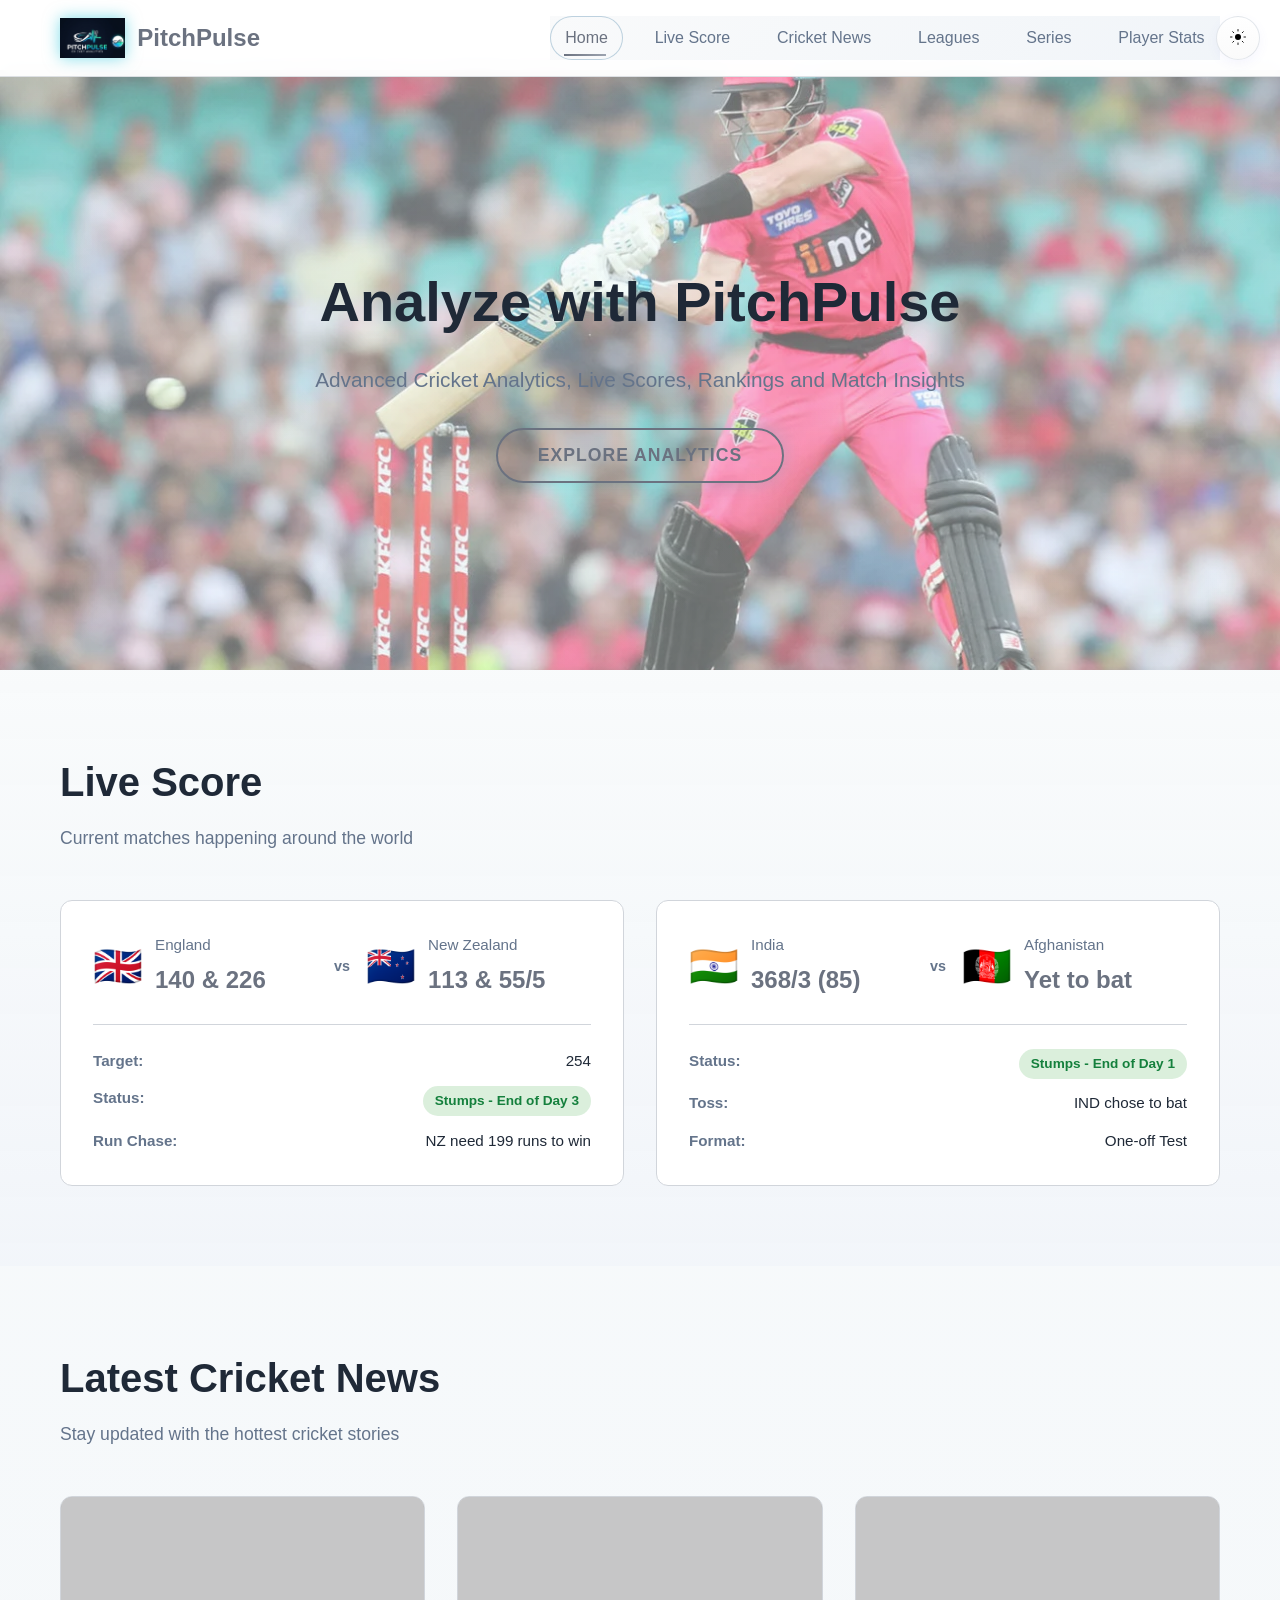
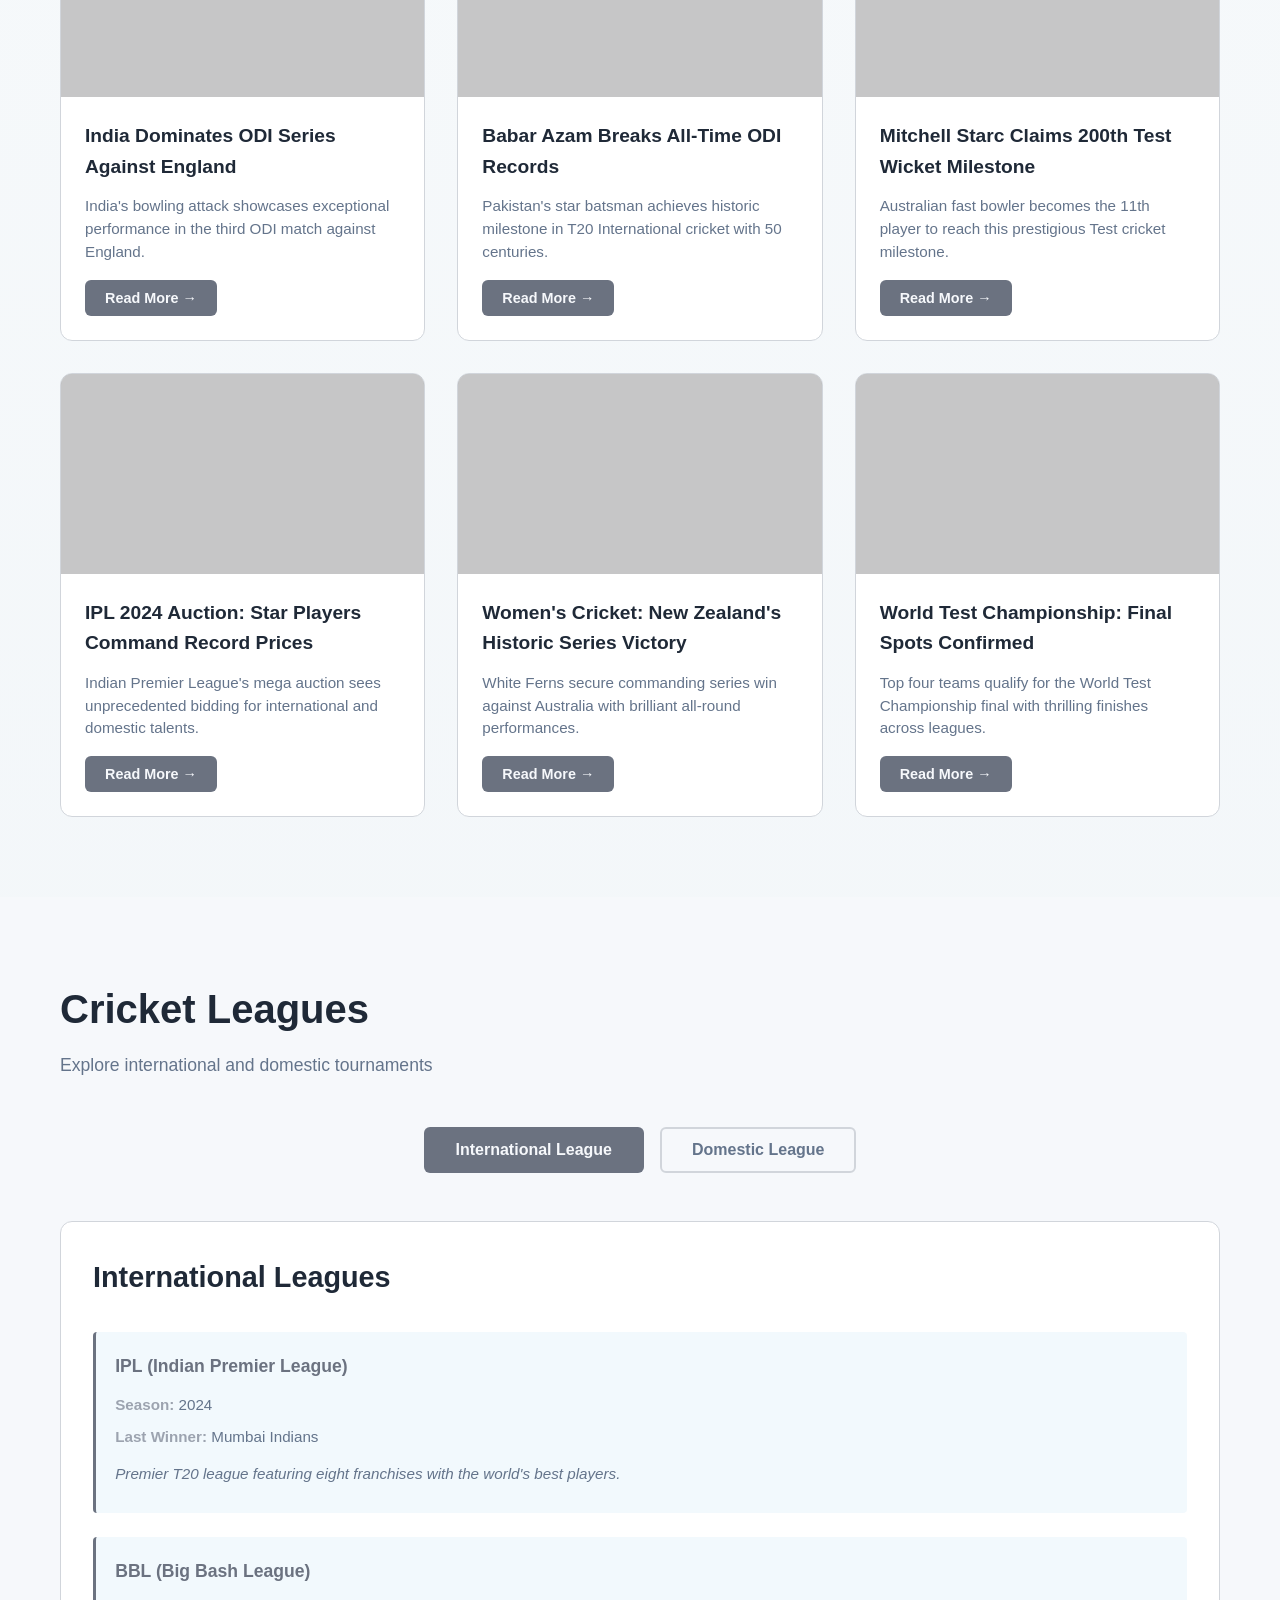
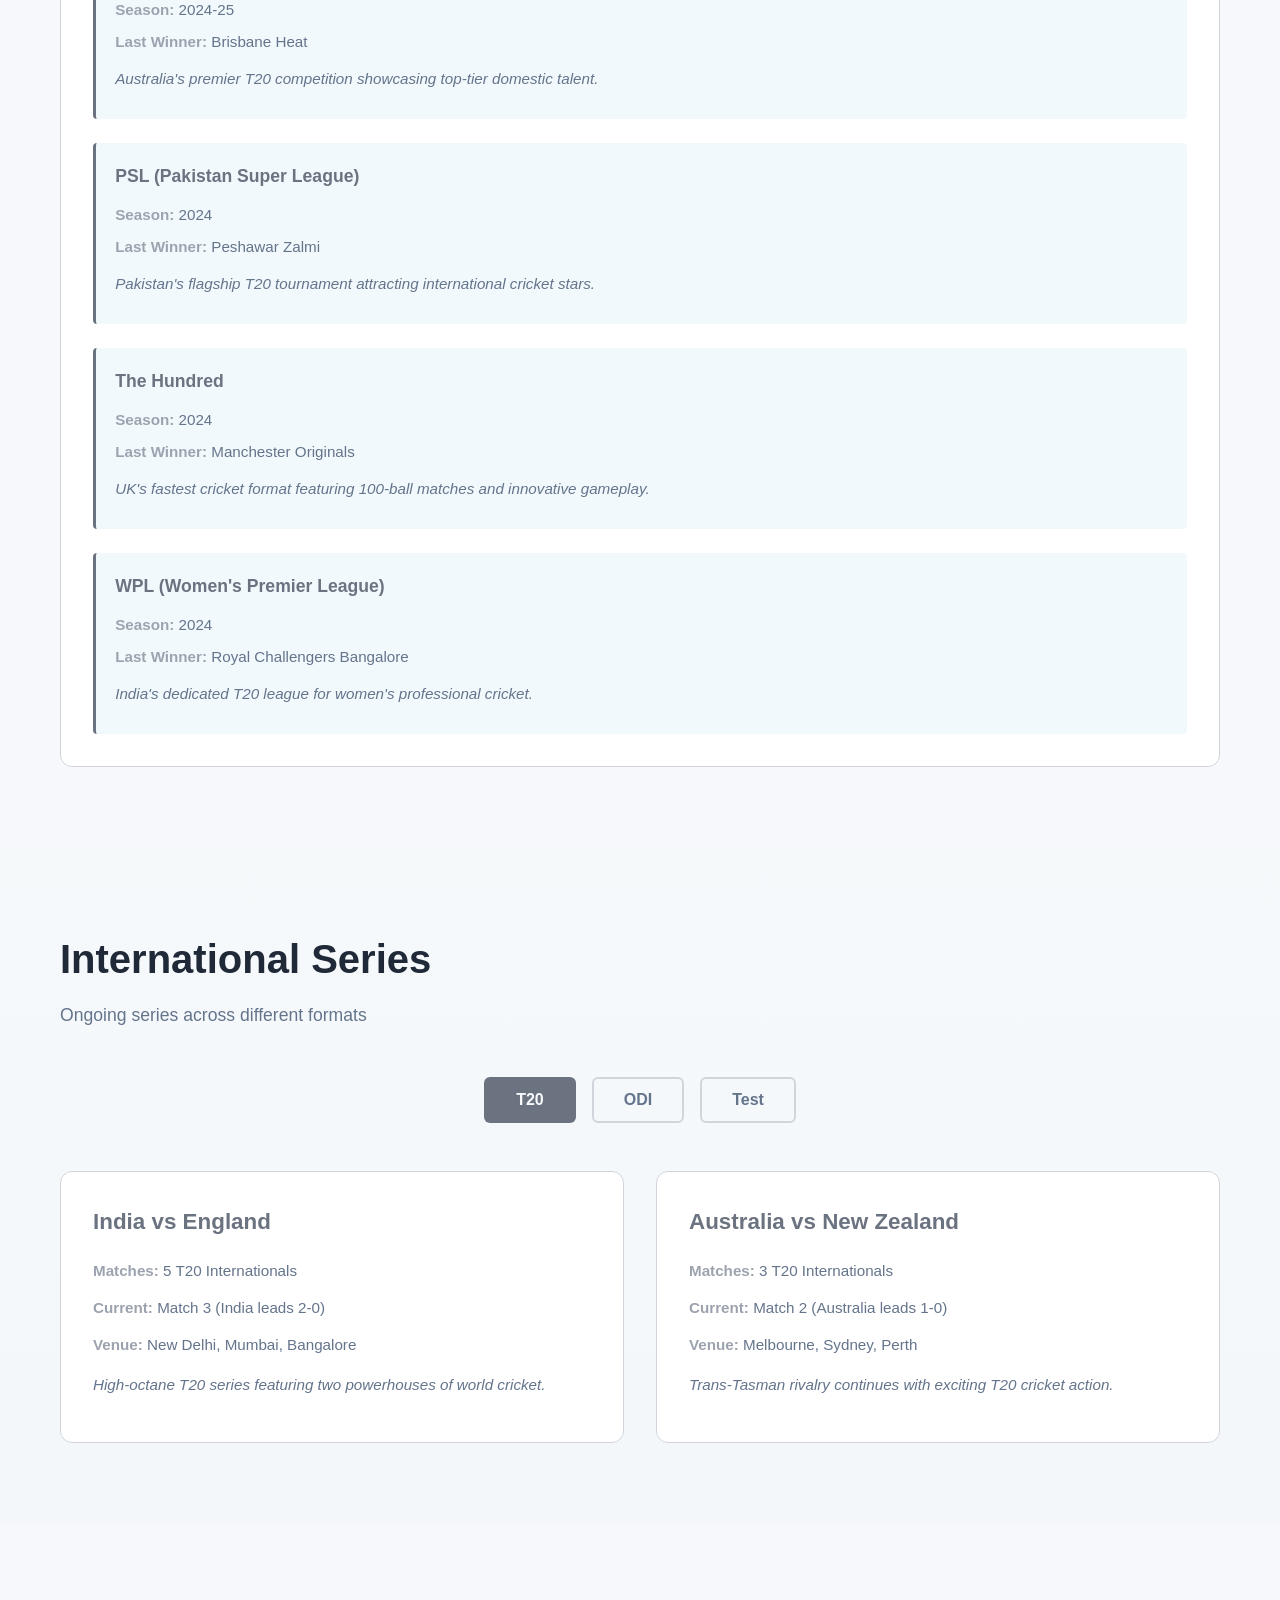
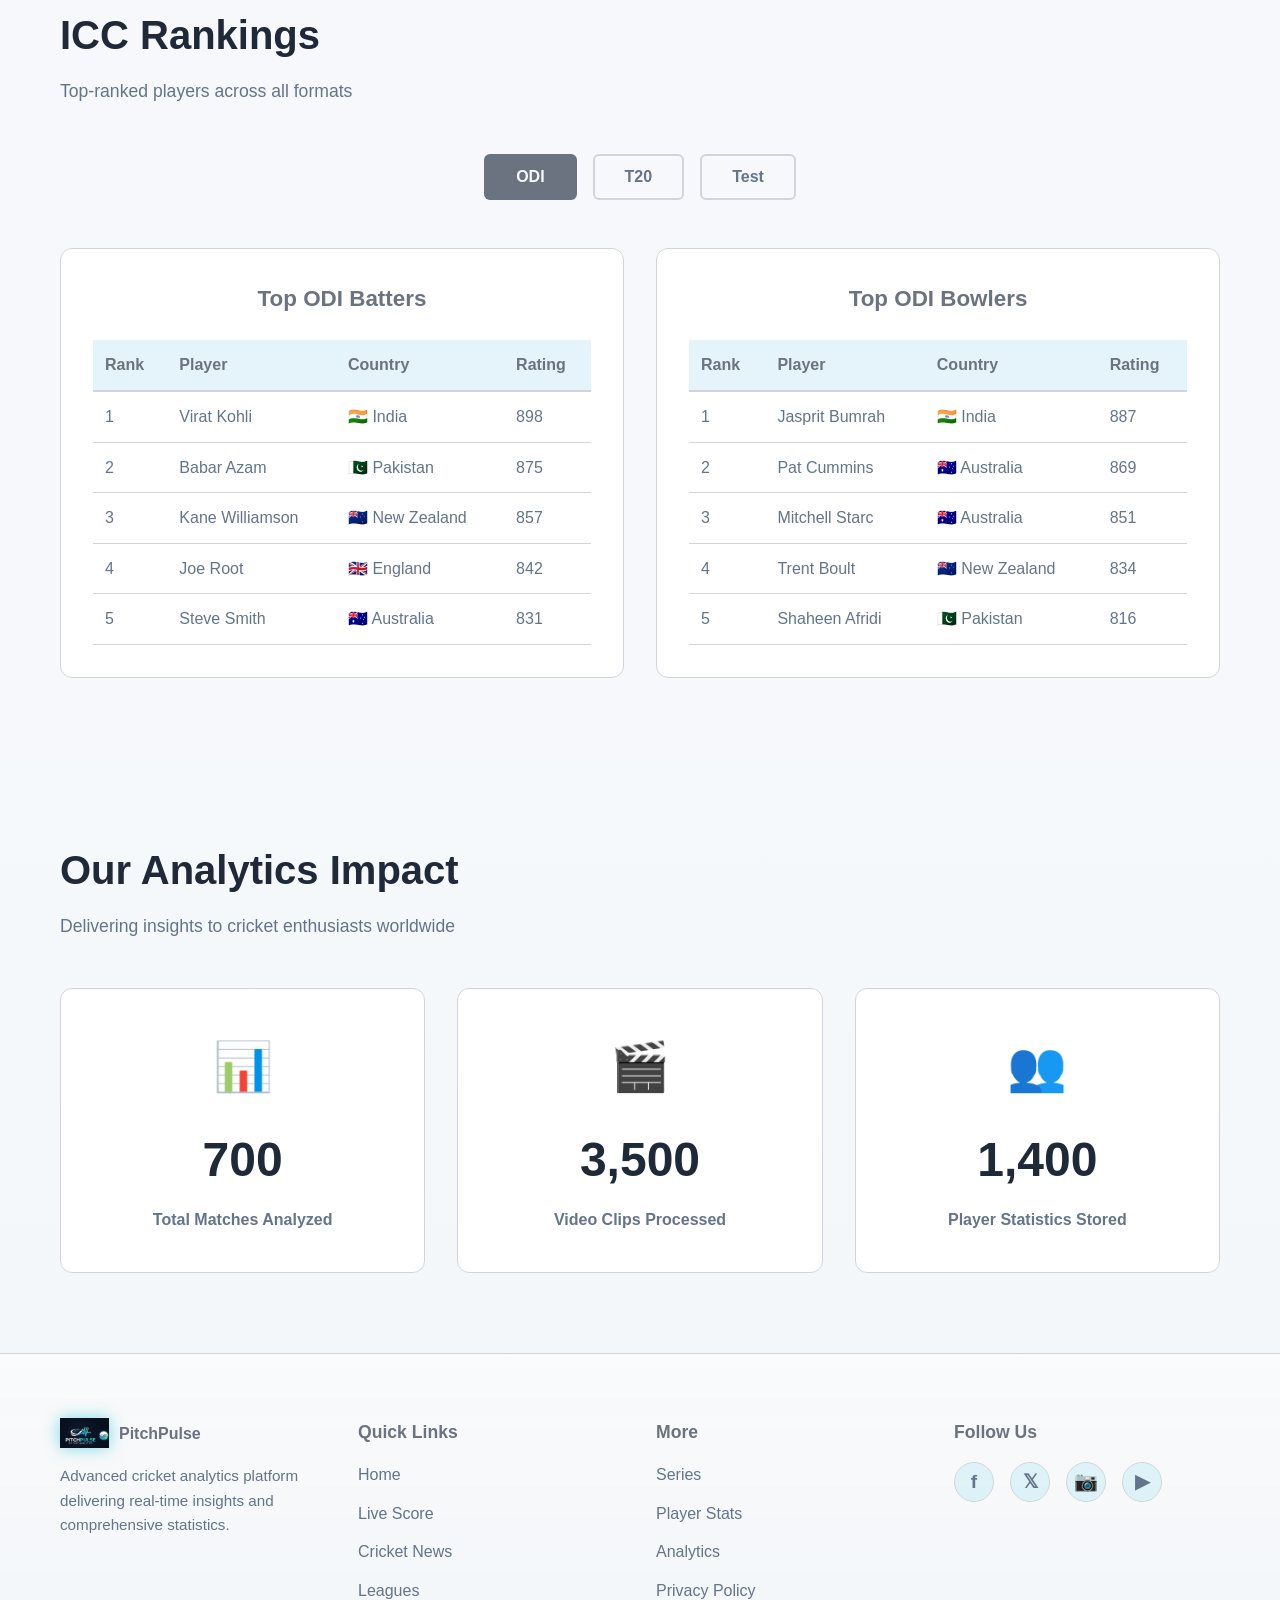
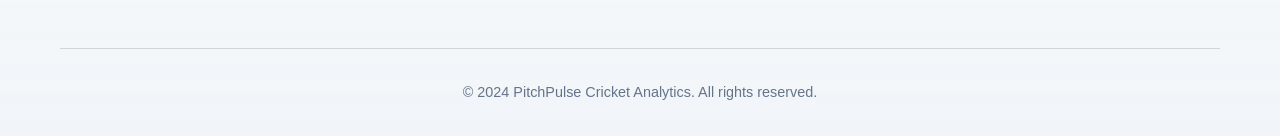
<file: PitchPulse Cricket/index.html>
<!DOCTYPE html>
<html lang="en">
<head>
    <meta charset="UTF-8">
    <meta name="viewport" content="width=device-width, initial-scale=1.0">
    <title>PitchPulse Cricket Analytics | Advanced Cricket Insights</title>
    <link rel="stylesheet" href="style.css">
</head>
<body>
    <!-- NAVBAR -->
    <nav class="navbar">
        <div class="navbar-container">
            <div class="navbar-logo">
                <img src="PitchPluse_logo.png" alt="PitchPulse Logo" class="logo-img">
                <span class="logo-text">PitchPulse</span>
            </div>
            <button class="mobile-menu-btn" id="mobileMenuBtn">
                <span></span>
                <span></span>
                <span></span>
            </button>
            <button class="theme-toggle" id="themeToggle" type="button" aria-label="Toggle theme" aria-pressed="false">
                <span class="icon moon" aria-hidden="true">
                    <svg width="18" height="18" viewBox="0 0 24 24" fill="none" xmlns="http://www.w3.org/2000/svg">
                        <path d="M21 12.79A9 9 0 1111.21 3 7 7 0 0021 12.79z" fill="currentColor"/>
                    </svg>
                </span>
                <span class="icon sun" aria-hidden="true">
                    <svg width="18" height="18" viewBox="0 0 24 24" fill="none" xmlns="http://www.w3.org/2000/svg">
                        <circle cx="12" cy="12" r="4" fill="currentColor"/>
                        <g stroke="currentColor" stroke-width="1.2" stroke-linecap="round">
                            <path d="M12 2v2"/>
                            <path d="M12 20v2"/>
                            <path d="M4.93 4.93l1.41 1.41"/>
                            <path d="M17.66 17.66l1.41 1.41"/>
                            <path d="M2 12h2"/>
                            <path d="M20 12h2"/>
                            <path d="M4.93 19.07l1.41-1.41"/>
                            <path d="M17.66 6.34l1.41-1.41"/>
                        </g>
                    </svg>
                </span>
            </button>
            <ul class="nav-menu" id="navMenu">
                <li><a href="#home" class="nav-link active">Home</a></li>
                <li><a href="#live-score" class="nav-link">Live Score</a></li>
                <li><a href="#news" class="nav-link">Cricket News</a></li>
                <li><a href="#leagues" class="nav-link">Leagues</a></li>
                <li><a href="#series" class="nav-link">Series</a></li>
                <li><a href="#player-stats" class="nav-link">Player Stats</a></li>
            </ul>
        </div>
    </nav>

    <!-- HERO SECTION -->
    <section id="home" class="hero">
        <div class="hero-background">
            <img src="stive_smith.webp" alt="Steve Smith" class="hero-img">
            <div class="hero-overlay"></div>
        </div>
        <div class="hero-content">
            <h1 class="hero-title">Analyze with PitchPulse</h1>
            <p class="hero-subtitle">Advanced Cricket Analytics, Live Scores, Rankings and Match Insights</p>
            <button class="cta-button">Explore Analytics</button>
        </div>
    </section>

    <!-- LIVE SCORE SECTION -->
    <section id="live-score" class="live-score-section">
        <div class="container">
            <h2 class="section-title">Live Score</h2>
            <p class="section-subtitle">Current matches happening around the world</p>
            <div class="live-score-grid">
                <!-- Match Card 1 -->
                <div class="match-card">
                    <div class="match-header">
                        <div class="team">
                            <div class="team-flag">🇬🇧</div>
                            <div class="team-info">
                                <p class="team-name">England</p>
                                <p class="team-score">140 &amp; 226</p>
                            </div>
                        </div>
                        <div class="vs">vs</div>
                        <div class="team">
                            <div class="team-flag">🇳🇿</div>
                            <div class="team-info">
                                <p class="team-name">New Zealand</p>
                                <p class="team-score">113 &amp; 55/5</p>
                            </div>
                        </div>
                    </div>
                    <div class="match-details">
                        <p><span class="label">Target:</span> <span>254</span></p>
                        <p><span class="label">Status:</span> <span class="status live">Stumps - End of Day 3</span></p>
                        <p><span class="label">Run Chase:</span> <span>NZ need 199 runs to win</span></p>
                    </div>
                </div>

                <!-- Match Card 2 -->
                <div class="match-card">
                    <div class="match-header">
                        <div class="team">
                            <div class="team-flag">🇮🇳</div>
                            <div class="team-info">
                                <p class="team-name">India</p>
                                <p class="team-score">368/3 (85)</p>
                            </div>
                        </div>
                        <div class="vs">vs</div>
                        <div class="team">
                            <div class="team-flag">🇦🇫</div>
                            <div class="team-info">
                                <p class="team-name">Afghanistan</p>
                                <p class="team-score">Yet to bat</p>
                            </div>
                        </div>
                    </div>
                    <div class="match-details">
                        <p><span class="label">Status:</span> <span class="status live">Stumps - End of Day 1</span></p>
                        <p><span class="label">Toss:</span> <span>IND chose to bat</span></p>
                        <p><span class="label">Format:</span> <span>One-off Test</span></p>
                    </div>
                </div>
            </div>
        </div>
    </section>

    <!-- CRICKET NEWS SECTION -->
    <section id="news" class="news-section">
        <div class="container">
            <h2 class="section-title">Latest Cricket News</h2>
            <p class="section-subtitle">Stay updated with the hottest cricket stories</p>
            <div class="news-grid">
                <div class="news-card">
                    <div class="news-image"></div>
                    <div class="news-content">
                        <h3>India Dominates ODI Series Against England</h3>
                        <p>India's bowling attack showcases exceptional performance in the third ODI match against England.</p>
                        <button class="read-more-btn">Read More →</button>
                    </div>
                </div>

                <div class="news-card">
                    <div class="news-image"></div>
                    <div class="news-content">
                        <h3>Babar Azam Breaks All-Time ODI Records</h3>
                        <p>Pakistan's star batsman achieves historic milestone in T20 International cricket with 50 centuries.</p>
                        <button class="read-more-btn">Read More →</button>
                    </div>
                </div>

                <div class="news-card">
                    <div class="news-image"></div>
                    <div class="news-content">
                        <h3>Mitchell Starc Claims 200th Test Wicket Milestone</h3>
                        <p>Australian fast bowler becomes the 11th player to reach this prestigious Test cricket milestone.</p>
                        <button class="read-more-btn">Read More →</button>
                    </div>
                </div>

                <div class="news-card">
                    <div class="news-image"></div>
                    <div class="news-content">
                        <h3>IPL 2024 Auction: Star Players Command Record Prices</h3>
                        <p>Indian Premier League's mega auction sees unprecedented bidding for international and domestic talents.</p>
                        <button class="read-more-btn">Read More →</button>
                    </div>
                </div>

                <div class="news-card">
                    <div class="news-image"></div>
                    <div class="news-content">
                        <h3>Women's Cricket: New Zealand's Historic Series Victory</h3>
                        <p>White Ferns secure commanding series win against Australia with brilliant all-round performances.</p>
                        <button class="read-more-btn">Read More →</button>
                    </div>
                </div>

                <div class="news-card">
                    <div class="news-image"></div>
                    <div class="news-content">
                        <h3>World Test Championship: Final Spots Confirmed</h3>
                        <p>Top four teams qualify for the World Test Championship final with thrilling finishes across leagues.</p>
                        <button class="read-more-btn">Read More →</button>
                    </div>
                </div>
            </div>
        </div>
    </section>

    <!-- LEAGUES SECTION -->
    <section id="leagues" class="leagues-section">
        <div class="container">
            <h2 class="section-title">Cricket Leagues</h2>
            <p class="section-subtitle">Explore international and domestic tournaments</p>
            <div class="league-tabs">
                <button class="league-tab-btn active" data-league="international">International League</button>
                <button class="league-tab-btn" data-league="domestic">Domestic League</button>
            </div>

            <div class="league-tabs-content">
                <div id="international-tab" class="league-tab-content active">
                    <div class="leagues-grid">
                        <div class="league-card">
                            <h3>International Leagues</h3>
                            <div class="leagues-list">
                                <div class="league-item">
                                    <h4>IPL (Indian Premier League)</h4>
                                    <p><span class="league-label">Season:</span> 2024</p>
                                    <p><span class="league-label">Last Winner:</span> Mumbai Indians</p>
                                    <p class="league-desc">Premier T20 league featuring eight franchises with the world's best players.</p>
                                </div>
                                <div class="league-item">
                                    <h4>BBL (Big Bash League)</h4>
                                    <p><span class="league-label">Season:</span> 2024-25</p>
                                    <p><span class="league-label">Last Winner:</span> Brisbane Heat</p>
                                    <p class="league-desc">Australia's premier T20 competition showcasing top-tier domestic talent.</p>
                                </div>
                                <div class="league-item">
                                    <h4>PSL (Pakistan Super League)</h4>
                                    <p><span class="league-label">Season:</span> 2024</p>
                                    <p><span class="league-label">Last Winner:</span> Peshawar Zalmi</p>
                                    <p class="league-desc">Pakistan's flagship T20 tournament attracting international cricket stars.</p>
                                </div>
                                <div class="league-item">
                                    <h4>The Hundred</h4>
                                    <p><span class="league-label">Season:</span> 2024</p>
                                    <p><span class="league-label">Last Winner:</span> Manchester Originals</p>
                                    <p class="league-desc">UK's fastest cricket format featuring 100-ball matches and innovative gameplay.</p>
                                </div>
                                <div class="league-item">
                                    <h4>WPL (Women's Premier League)</h4>
                                    <p><span class="league-label">Season:</span> 2024</p>
                                    <p><span class="league-label">Last Winner:</span> Royal Challengers Bangalore</p>
                                    <p class="league-desc">India's dedicated T20 league for women's professional cricket.</p>
                                </div>
                            </div>
                        </div>
                    </div>
                </div>

                <div id="domestic-tab" class="league-tab-content">
                    <div class="leagues-grid">
                        <div class="league-card">
                            <h3>Domestic Competitions</h3>
                            <div class="leagues-list">
                                <div class="league-item">
                                    <h4>Ranji Trophy</h4>
                                    <p><span class="league-label">Season:</span> 2024-25</p>
                                    <p><span class="league-label">Champion:</span> Bengal</p>
                                    <p class="league-desc">India's premier domestic first-class cricket competition established in 1934.</p>
                                </div>
                                <div class="league-item">
                                    <h4>Duleep Trophy</h4>
                                    <p><span class="league-label">Season:</span> 2024</p>
                                    <p><span class="league-label">Champion:</span> India Red</p>
                                    <p class="league-desc">Multi-day competition featuring India's best regional cricket talent.</p>
                                </div>
                                <div class="league-item">
                                    <h4>Syed Mushtaq Ali Trophy</h4>
                                    <p><span class="league-label">Season:</span> 2024</p>
                                    <p><span class="league-label">Champion:</span> Delhi Capitals</p>
                                    <p class="league-desc">India's domestic T20 championship showcasing fast-paced cricket action.</p>
                                </div>
                            </div>
                        </div>
                    </div>
                </div>
            </div>
        </div>
    </section>

    <!-- SERIES SECTION -->
    <section id="series" class="series-section">
        <div class="container">
            <h2 class="section-title">International Series</h2>
            <p class="section-subtitle">Ongoing series across different formats</p>
            
            <div class="series-tabs">
                <button class="tab-btn active" data-tab="t20">T20</button>
                <button class="tab-btn" data-tab="odi">ODI</button>
                <button class="tab-btn" data-tab="test">Test</button>
            </div>

            <div class="series-content">
                <!-- T20 Series -->
                <div id="t20-tab" class="tab-content active">
                    <div class="series-grid">
                        <div class="series-card">
                            <h3>India vs England</h3>
                            <p><span class="series-label">Matches:</span> 5 T20 Internationals</p>
                            <p><span class="series-label">Current:</span> Match 3 (India leads 2-0)</p>
                            <p><span class="series-label">Venue:</span> New Delhi, Mumbai, Bangalore</p>
                            <p class="series-desc">High-octane T20 series featuring two powerhouses of world cricket.</p>
                        </div>
                        <div class="series-card">
                            <h3>Australia vs New Zealand</h3>
                            <p><span class="series-label">Matches:</span> 3 T20 Internationals</p>
                            <p><span class="series-label">Current:</span> Match 2 (Australia leads 1-0)</p>
                            <p><span class="series-label">Venue:</span> Melbourne, Sydney, Perth</p>
                            <p class="series-desc">Trans-Tasman rivalry continues with exciting T20 cricket action.</p>
                        </div>
                    </div>
                </div>

                <!-- ODI Series -->
                <div id="odi-tab" class="tab-content">
                    <div class="series-grid">
                        <div class="series-card">
                            <h3>South Africa vs Pakistan</h3>
                            <p><span class="series-label">Matches:</span> 3 ODI Internationals</p>
                            <p><span class="series-label">Current:</span> Match 2 (South Africa leads 1-0)</p>
                            <p><span class="series-label">Venue:</span> Johannesburg, Cape Town, Durban</p>
                            <p class="series-desc">Competitive ODI series between two quality cricket-playing nations.</p>
                        </div>
                    </div>
                </div>

                <!-- Test Series -->
                <div id="test-tab" class="tab-content">
                    <div class="series-grid">
                        <div class="series-card">
                            <h3>India vs Australia</h3>
                            <p><span class="series-label">Matches:</span> 4 Test Matches</p>
                            <p><span class="series-label">Current:</span> Match 2 (India leads 1-0)</p>
                            <p><span class="series-label">Venue:</span> Delhi, Bangalore, Mumbai, Chennai</p>
                            <p class="series-desc">Classic Test series showcasing the traditional format at its finest.</p>
                        </div>
                        <div class="series-card">
                            <h3>England vs New Zealand</h3>
                            <p><span class="series-label">Matches:</span> 3 Test Matches</p>
                            <p><span class="series-label">Current:</span> Match 1 (Series level)</p>
                            <p><span class="series-label">Venue:</span> Old Trafford, Headingley, The Oval</p>
                            <p class="series-desc">Traditional Test cricket rivalry between two historic cricket nations.</p>
                        </div>
                    </div>
                </div>
            </div>
        </div>
    </section>

    <!-- PLAYER STATS SECTION -->
    <section id="player-stats" class="player-stats-section">
        <div class="container">
            <h2 class="section-title">ICC Rankings</h2>
            <p class="section-subtitle">Top-ranked players across all formats</p>
            
            <div class="ranking-tabs">
                <button class="ranking-tab-btn active" data-ranking="odi">ODI</button>
                <button class="ranking-tab-btn" data-ranking="t20">T20</button>
                <button class="ranking-tab-btn" data-ranking="test">Test</button>
            </div>

            <div class="ranking-tabs-content">
                <div id="odi-ranking-tab" class="ranking-tab-content active">
                    <div class="rankings-grid">
                        <!-- ODI Batters -->
                        <div class="ranking-card">
                            <h3>Top ODI Batters</h3>
                            <table class="ranking-table">
                                <thead>
                                    <tr>
                                        <th>Rank</th>
                                        <th>Player</th>
                                        <th>Country</th>
                                        <th>Rating</th>
                                    </tr>
                                </thead>
                                <tbody>
                                    <tr>
                                        <td>1</td>
                                        <td>Virat Kohli</td>
                                        <td>🇮🇳 India</td>
                                        <td>898</td>
                                    </tr>
                                    <tr>
                                        <td>2</td>
                                        <td>Babar Azam</td>
                                        <td>🇵🇰 Pakistan</td>
                                        <td>875</td>
                                    </tr>
                                    <tr>
                                        <td>3</td>
                                        <td>Kane Williamson</td>
                                        <td>🇳🇿 New Zealand</td>
                                        <td>857</td>
                                    </tr>
                                    <tr>
                                        <td>4</td>
                                        <td>Joe Root</td>
                                        <td>🇬🇧 England</td>
                                        <td>842</td>
                                    </tr>
                                    <tr>
                                        <td>5</td>
                                        <td>Steve Smith</td>
                                        <td>🇦🇺 Australia</td>
                                        <td>831</td>
                                    </tr>
                                </tbody>
                            </table>
                        </div>

                        <!-- ODI Bowlers -->
                        <div class="ranking-card">
                            <h3>Top ODI Bowlers</h3>
                            <table class="ranking-table">
                                <thead>
                                    <tr>
                                        <th>Rank</th>
                                        <th>Player</th>
                                        <th>Country</th>
                                        <th>Rating</th>
                                    </tr>
                                </thead>
                                <tbody>
                                    <tr>
                                        <td>1</td>
                                        <td>Jasprit Bumrah</td>
                                        <td>🇮🇳 India</td>
                                        <td>887</td>
                                    </tr>
                                    <tr>
                                        <td>2</td>
                                        <td>Pat Cummins</td>
                                        <td>🇦🇺 Australia</td>
                                        <td>869</td>
                                    </tr>
                                    <tr>
                                        <td>3</td>
                                        <td>Mitchell Starc</td>
                                        <td>🇦🇺 Australia</td>
                                        <td>851</td>
                                    </tr>
                                    <tr>
                                        <td>4</td>
                                        <td>Trent Boult</td>
                                        <td>🇳🇿 New Zealand</td>
                                        <td>834</td>
                                    </tr>
                                    <tr>
                                        <td>5</td>
                                        <td>Shaheen Afridi</td>
                                        <td>🇵🇰 Pakistan</td>
                                        <td>816</td>
                                    </tr>
                                </tbody>
                            </table>
                        </div>
                    </div>
                </div>

                <div id="t20-ranking-tab" class="ranking-tab-content">
                    <div class="rankings-grid">
                        <!-- T20 Batters -->
                        <div class="ranking-card">
                            <h3>Men's T20I Batting Rankings</h3>
                            <table class="ranking-table">
                                <thead>
                                    <tr>
                                        <th>Rank</th>
                                        <th>Player</th>
                                        <th>Country</th>
                                        <th>Rating</th>
                                    </tr>
                                </thead>
                                <tbody>
                                    <tr>
                                        <td>1</td>
                                        <td>Abhishek Sharma</td>
                                        <td>🇮🇳 India</td>
                                        <td>875</td>
                                    </tr>
                                    <tr>
                                        <td>2</td>
                                        <td>Ishan Kishan</td>
                                        <td>🇮🇳 India</td>
                                        <td>871</td>
                                    </tr>
                                    <tr>
                                        <td>3</td>
                                        <td>Sahibzada Farhan</td>
                                        <td>🇵🇰 Pakistan</td>
                                        <td>848</td>
                                    </tr>
                                    <tr>
                                        <td>4</td>
                                        <td>Phil Salt</td>
                                        <td>🇬🇧 England</td>
                                        <td>792</td>
                                    </tr>
                                    <tr>
                                        <td>5</td>
                                        <td>Pathum Nissanka</td>
                                        <td>🇱🇰 Sri Lanka</td>
                                        <td>766</td>
                                    </tr>
                                    <tr>
                                        <td>6</td>
                                        <td>Tilak Varma</td>
                                        <td>🇮🇳 India</td>
                                        <td>742</td>
                                    </tr>
                                    <tr>
                                        <td>7</td>
                                        <td>Suryakumar Yadav</td>
                                        <td>🇮🇳 India</td>
                                        <td>722</td>
                                    </tr>
                                    <tr>
                                        <td>8</td>
                                        <td>Jos Buttler</td>
                                        <td>🇬🇧 England</td>
                                        <td>716</td>
                                    </tr>
                                    <tr>
                                        <td>9</td>
                                        <td>Dewald Brevis</td>
                                        <td>🇿🇦 South Africa</td>
                                        <td>702</td>
                                    </tr>
                                    <tr>
                                        <td>10</td>
                                        <td>Brian Bennett</td>
                                        <td>🇿🇼 Zimbabwe</td>
                                        <td>701</td>
                                    </tr>
                                    <tr>
                                        <td>11</td>
                                        <td>Travis Head</td>
                                        <td>🇦🇺 Australia</td>
                                        <td>700</td>
                                    </tr>
                                    <tr>
                                        <td>12</td>
                                        <td>Tim Seifert</td>
                                        <td>🇳🇿 New Zealand</td>
                                        <td>698</td>
                                    </tr>
                                    <tr>
                                        <td>13</td>
                                        <td>Mitchell Marsh</td>
                                        <td>🇦🇺 Australia</td>
                                        <td>689</td>
                                    </tr>
                                    <tr>
                                        <td>14</td>
                                        <td>Ibrahim Zadran</td>
                                        <td>🇦🇫 Afghanistan</td>
                                        <td>678</td>
                                    </tr>
                                </tbody>
                            </table>
                        </div>

                        <!-- T20 Bowlers -->
                        <div class="ranking-card">
                            <h3>Men's T20I Bowling Rankings</h3>
                            <table class="ranking-table">
                                <thead>
                                    <tr>
                                        <th>Rank</th>
                                        <th>Player</th>
                                        <th>Country</th>
                                        <th>Rating</th>
                                    </tr>
                                </thead>
                                <tbody>
                                    <tr>
                                        <td>1</td>
                                        <td>Rashid Khan</td>
                                        <td>🇦🇫 Afghanistan</td>
                                        <td>753</td>
                                    </tr>
                                    <tr>
                                        <td>2</td>
                                        <td>Varun Chakravarthy</td>
                                        <td>🇮🇳 India</td>
                                        <td>740</td>
                                    </tr>
                                    <tr>
                                        <td>3</td>
                                        <td>Abrar Ahmed</td>
                                        <td>🇵🇰 Pakistan</td>
                                        <td>736</td>
                                    </tr>
                                    <tr>
                                        <td>4</td>
                                        <td>Adil Rashid</td>
                                        <td>🇬🇧 England</td>
                                        <td>721</td>
                                    </tr>
                                    <tr>
                                        <td>5</td>
                                        <td>Jasprit Bumrah</td>
                                        <td>🇮🇳 India</td>
                                        <td>702</td>
                                    </tr>
                                    <tr>
                                        <td>6</td>
                                        <td>Adam Zampa</td>
                                        <td>🇦🇺 Australia</td>
                                        <td>682</td>
                                    </tr>
                                    <tr>
                                        <td>7</td>
                                        <td>Corbin Bosch</td>
                                        <td>🇿🇦 South Africa</td>
                                        <td>669</td>
                                    </tr>
                                    <tr>
                                        <td>8</td>
                                        <td>Matthew Forde</td>
                                        <td>🇼🇸 West Indies</td>
                                        <td>667</td>
                                    </tr>
                                    <tr>
                                        <td>9</td>
                                        <td>Mujeeb Ur Rahman</td>
                                        <td>🇦🇫 Afghanistan</td>
                                        <td>663</td>
                                    </tr>
                                    <tr>
                                        <td>10</td>
                                        <td>Nathan Ellis</td>
                                        <td>🇦🇺 Australia</td>
                                        <td>661</td>
                                    </tr>
                                    <tr>
                                        <td>11</td>
                                        <td>Mohammad Nawaz</td>
                                        <td>🇵🇰 Pakistan</td>
                                        <td>658</td>
                                    </tr>
                                    <tr>
                                        <td>12</td>
                                        <td>Mustafizur Rahman</td>
                                        <td>🇧🇩 Bangladesh</td>
                                        <td>652</td>
                                    </tr>
                                    <tr>
                                        <td>13</td>
                                        <td>Maheesh Theekshana</td>
                                        <td>🇱🇰 Sri Lanka</td>
                                        <td>652</td>
                                    </tr>
                                </tbody>
                            </table>
                        </div>
                    </div>
                </div>

                <div id="test-ranking-tab" class="ranking-tab-content">
                    <div class="rankings-grid">
                        <!-- Test Batters -->
                        <div class="ranking-card">
                            <h3>Top Test Batters</h3>
                            <table class="ranking-table">
                                <thead>
                                    <tr>
                                        <th>Rank</th>
                                        <th>Player</th>
                                        <th>Country</th>
                                        <th>Rating</th>
                                    </tr>
                                </thead>
                                <tbody>
                                    <tr>
                                        <td>1</td>
                                        <td>Ben Stokes</td>
                                        <td>🇬🇧 England</td>
                                        <td>906</td>
                                    </tr>
                                    <tr>
                                        <td>2</td>
                                        <td>Kane Williamson</td>
                                        <td>🇳🇿 New Zealand</td>
                                        <td>892</td>
                                    </tr>
                                    <tr>
                                        <td>3</td>
                                        <td>Steve Smith</td>
                                        <td>🇦🇺 Australia</td>
                                        <td>878</td>
                                    </tr>
                                    <tr>
                                        <td>4</td>
                                        <td>Virat Kohli</td>
                                        <td>🇮🇳 India</td>
                                        <td>861</td>
                                    </tr>
                                    <tr>
                                        <td>5</td>
                                        <td>Joe Root</td>
                                        <td>🇬🇧 England</td>
                                        <td>847</td>
                                    </tr>
                                </tbody>
                            </table>
                        </div>

                        <!-- Test Bowlers -->
                        <div class="ranking-card">
                            <h3>Top Test Bowlers</h3>
                            <table class="ranking-table">
                                <thead>
                                    <tr>
                                        <th>Rank</th>
                                        <th>Player</th>
                                        <th>Country</th>
                                        <th>Rating</th>
                                    </tr>
                                </thead>
                                <tbody>
                                    <tr>
                                        <td>1</td>
                                        <td>Scott Boland</td>
                                        <td>🇦🇺 Australia</td>
                                        <td>893</td>
                                    </tr>
                                    <tr>
                                        <td>2</td>
                                        <td>Jasprit Bumrah</td>
                                        <td>🇮🇳 India</td>
                                        <td>879</td>
                                    </tr>
                                    <tr>
                                        <td>3</td>
                                        <td>Mitchell Starc</td>
                                        <td>🇦🇺 Australia</td>
                                        <td>864</td>
                                    </tr>
                                    <tr>
                                        <td>4</td>
                                        <td>Gus Atkinson</td>
                                        <td>🇬🇧 England</td>
                                        <td>849</td>
                                    </tr>
                                    <tr>
                                        <td>5</td>
                                        <td>Kyle Jamieson</td>
                                        <td>🇳🇿 New Zealand</td>
                                        <td>833</td>
                                    </tr>
                                </tbody>
                            </table>
                        </div>
                    </div>
                </div>
            </div>
        </div>
    </section>

    <!-- ANALYTICS COUNTERS SECTION -->
    <section id="analytics" class="analytics-section">
        <div class="container">
            <h2 class="section-title">Our Analytics Impact</h2>
            <p class="section-subtitle">Delivering insights to cricket enthusiasts worldwide</p>
            <div class="counters-grid">
                <div class="counter-card">
                    <div class="counter-icon">📊</div>
                    <div class="counter-number" data-target="5000">0</div>
                    <p class="counter-label">Total Matches Analyzed</p>
                </div>
                <div class="counter-card">
                    <div class="counter-icon">🎬</div>
                    <div class="counter-number" data-target="25000">0</div>
                    <p class="counter-label">Video Clips Processed</p>
                </div>
                <div class="counter-card">
                    <div class="counter-icon">👥</div>
                    <div class="counter-number" data-target="10000">0</div>
                    <p class="counter-label">Player Statistics Stored</p>
                </div>
            </div>
        </div>
    </section>

    <!-- FOOTER -->
    <footer class="footer">
        <div class="footer-container">
            <div class="footer-content">
                <div class="footer-section">
                    <div class="footer-logo">
                        <img src="PitchPluse_logo.png" alt="PitchPulse" class="footer-logo-img">
                        <span>PitchPulse</span>
                    </div>
                    <p>Advanced cricket analytics platform delivering real-time insights and comprehensive statistics.</p>
                </div>
                <div class="footer-section">
                    <h4>Quick Links</h4>
                    <ul>
                        <li><a href="#home">Home</a></li>
                        <li><a href="#live-score">Live Score</a></li>
                        <li><a href="#news">Cricket News</a></li>
                        <li><a href="#leagues">Leagues</a></li>
                    </ul>
                </div>
                <div class="footer-section">
                    <h4>More</h4>
                    <ul>
                        <li><a href="#series">Series</a></li>
                        <li><a href="#player-stats">Player Stats</a></li>
                        <li><a href="#analytics">Analytics</a></li>
                        <li><a href="#">Privacy Policy</a></li>
                    </ul>
                </div>
                <div class="footer-section">
                    <h4>Follow Us</h4>
                    <div class="social-icons">
                        <a href="#" class="social-icon">f</a>
                        <a href="#" class="social-icon">𝕏</a>
                        <a href="#" class="social-icon">📷</a>
                        <a href="#" class="social-icon">▶</a>
                    </div>
                </div>
            </div>
            <div class="footer-bottom">
                <p>&copy; 2024 PitchPulse Cricket Analytics. All rights reserved.</p>
            </div>
        </div>
    </footer>

    <script src="script.js"></script>
</body>
</html>
</file>
<file: AI-Student-Dashboard/style.css>
:root{
  /* Lighter app-like theme */
  --background: #f5f7fb; /* page background */
  --panel: #ffffff;      /* card/panel background */
  --muted: #6b7280;      /* secondary text */
  --text: #0b1220;       /* main text */
  --accent: #2563eb;     /* primary blue */
  --accent-2: #0fb07a;   /* green */
  --radius: 12px;
  color-scheme: light;
}

body.dark {
  --background: #08101e;
  --panel: #0f172a;
  --muted: #94a3b8;
  --text: #e2e8f0;
  --accent: #60a5fa;
  --accent-2: #2dd4bf;
  color-scheme: dark;
}

/* Basic reset */
* { box-sizing: border-box; }
html,body { height:100%; margin:0; font-family: Inter, system-ui, -apple-system, "Segoe UI", Roboto, "Helvetica Neue", Arial; background:var(--background); color:var(--text); transition: background .25s ease, color .25s ease; }

/* Layout */
.wrap { display:flex; min-height:100vh; }
.side { width:220px; padding:18px; background: var(--panel); border-right:1px solid rgba(15,23,42,0.04); box-shadow: 0 6px 18px rgba(15,23,42,0.04); }
.brand { font-weight:700; margin-bottom:14px; }
.side ul { list-style:none; padding:0; margin:0; }
.side li { padding:10px; border-radius:8px; color:var(--muted); display:flex; gap:10px; align-items:center; cursor:pointer; }
.side li.active { background: linear-gradient(90deg,var(--accent),#4f7dff); color: #fff; }

.main { flex:1; display:flex; flex-direction:column; padding:20px; gap:14px; }
.top { display:flex; justify-content:space-between; align-items:center; position:relative; }
.muted { color:var(--muted); font-size:0.9rem; }
.actions { display:flex; gap:10px; align-items:center; position:relative; z-index:2; }
.actions button { background:transparent; border:0; color:inherit; font-size:1.1rem; cursor:pointer; }
.avatar { width:40px; height:40px; border-radius:50%; display:grid; place-items:center; background:var(--accent); color:#fff; font-weight:700; z-index:3; }

/* Welcome card layout: flexbox with text left and image right */
.welcome {
  display:flex;
  align-items:center;
  justify-content:space-between;
  gap:20px;
  padding:18px;
  background: linear-gradient(135deg, rgba(79,125,255,0.12), rgba(163,109,255,0.06));
  border-radius:10px;
}

.welcome-left { flex:1; }
.welcome-right { flex:0 0 auto; display:flex; align-items:center; }

.welcome h2 { font-size:2rem; line-height:1.05; margin:0 0 8px 0; }
.welcome p { font-size:1rem; margin:0; color:var(--muted); }

.profile-photo {
  width:110px;
  height:110px;
  border-radius:10px;
  object-fit:cover;
  opacity:1;
  z-index:1;
  pointer-events:none;
  box-shadow: 0 10px 30px rgba(2,6,23,0.14);
  transition: transform .2s ease, opacity .2s ease;
}

body.dark .profile-photo { opacity: 0.9; filter: brightness(0.98); }

/* Content blocks */
.content { display:grid; gap:12px; }

.stats { display:grid; grid-template-columns: repeat(4, 1fr); gap:10px; }
.stats > div { background:var(--panel); padding:10px; border-radius:8px; }
.label { color:var(--muted); font-size:0.85rem; }
.num { font-weight:700; font-size:1.1rem; }

.progress { background:var(--panel); padding:10px; border-radius:8px; }
.prog { display:flex; align-items:center; gap:10px; margin:8px 0; }
.bar { flex:1; background:#eef2f8; height:12px; border-radius:999px; position:relative; }
.bar i { display:block; height:100%; background: linear-gradient(90deg, var(--accent), #6ea8ff); border-radius:999px; }
.bar small { position:absolute; right:6px; top:-18px; font-size:0.78rem; color:var(--muted); }

.tasks-sched { display:grid; grid-template-columns: 1fr 320px; gap:10px; }
.tasks, .schedule, .ai, .recommend, .achievements { background:var(--panel); padding:10px; border-radius:8px; }
.tasks ul { padding:0; margin:0; list-style:none; display:grid; gap:8px; }
.tasks input { margin-right:8px; }

.chat { padding:12px; background: rgba(15,23,42,0.04); border-radius:8px; text-align:center; color:var(--muted); transition: background .25s ease; }
.chat-input { display:flex; gap:8px; margin-top:8px; }
.chat-input input { flex:1; padding:8px; border-radius:8px; border:1px solid rgba(15,23,42,0.06); background:transparent; color:var(--text); }
.chat-input button { background:var(--accent); border:0; color:#fff; padding:8px 12px; border-radius:8px; cursor:pointer; }

.badge { background:var(--accent-2); padding:4px 8px; border-radius:999px; color:#022; }
.badges { display:flex; gap:8px; }
.quote { padding:10px; color:var(--muted); }
.foot { text-align:center; color:var(--muted); padding:12px; }

/* Responsive */
@media (max-width: 900px) {
  .wrap { flex-direction:column; }
  .side { width:100%; display:flex; overflow:auto; }
  .stats { grid-template-columns: repeat(2, 1fr); }
  .tasks-sched { grid-template-columns: 1fr; }
  .welcome { flex-direction:column; align-items:flex-start; gap:12px; }
  .welcome-right { align-self:flex-end; }
  .profile-photo { width:88px; height:88px; border-radius:10px; opacity:1; margin-top:8px; }
}
</file>
<file: NeuroHire AI/style.css>
:root {
  --bg: #070b14;
  --panel: rgba(17, 24, 39, 0.82);
  --panel-soft: rgba(255, 255, 255, 0.08);
  --text: #f8fbff;
  --muted: #94a3b8;
  --accent: #7c5cff;
  --accent-2: #5e7bff;
  --cyan: #00e5ff;
  --success: #22c55e;
  --warning: #facc15;
  --danger: #ef4444;
  --radius: 24px;
  --shadow: 0 28px 80px rgba(1, 10, 30, 0.32);
}

* {
  box-sizing: border-box;
}

html {
  scroll-behavior: smooth;
}

body {
  margin: 0;
  min-height: 100vh;
  font-family: Inter, system-ui, -apple-system, BlinkMacSystemFont, 'Segoe UI', sans-serif;
  color: var(--text);
  background: radial-gradient(circle at top left, rgba(124, 92, 255, 0.2), transparent 16%),
    radial-gradient(circle at bottom right, rgba(0, 229, 255, 0.14), transparent 22%),
    linear-gradient(180deg, #070b14 0%, #04070f 100%);
}

body::before {
  content: '';
  position: fixed;
  inset: 0;
  background-image: radial-gradient(circle at 18% 20%, rgba(124, 92, 255, 0.28), transparent 24%),
    radial-gradient(circle at 82% 18%, rgba(94, 123, 255, 0.22), transparent 20%),
    radial-gradient(circle at 50% 90%, rgba(0, 229, 255, 0.12), transparent 26%);
  pointer-events: none;
  z-index: -1;
}

.page-shell {
  max-width: 1380px;
  margin: 0 auto;
  padding: 32px 26px 72px;
}

.topbar {
  display: flex;
  justify-content: space-between;
  align-items: center;
  gap: 24px;
  padding: 12px 0 28px;
}

.brand {
  display: flex;
  align-items: center;
  gap: 16px;
}

.brand-mark {
  width: 50px;
  height: 50px;
  display: grid;
  place-items: center;
  border-radius: 18px;
  background: linear-gradient(135deg, rgba(124, 92, 255, 0.85), rgba(94, 123, 255, 0.65));
  color: white;
  font-size: 1.25rem;
  font-weight: 700;
  box-shadow: 0 18px 40px rgba(124, 92, 255, 0.25);
}

.brand-copy strong {
  display: block;
  font-size: 1rem;
}

.brand-copy span {
  color: var(--muted);
  font-size: 0.92rem;
}

.nav-links {
  display: flex;
  flex-wrap: wrap;
  gap: 22px;
  align-items: center;
}

.nav-links a {
  color: var(--muted);
  font-size: 0.95rem;
  transition: color 0.22s ease;
}

.nav-links a:hover,
.nav-links a.active {
  color: #ffffff;
}

.nav-cta {
  display: inline-flex;
  padding: 12px 20px;
  border-radius: 999px;
  background: linear-gradient(135deg, var(--accent), var(--accent-2));
  color: #fff;
  box-shadow: 0 16px 34px rgba(124, 92, 255, 0.22);
}

.hero {
  padding: 24px 0 48px;
}

.hero-grid {
  display: grid;
  grid-template-columns: 1.1fr 0.95fr;
  align-items: center;
  gap: 32px;
}

.eyebrow {
  display: inline-flex;
  align-items: center;
  gap: 10px;
  padding: 12px 18px;
  border-radius: 999px;
  background: rgba(255, 255, 255, 0.06);
  border: 1px solid rgba(255, 255, 255, 0.08);
  font-size: 0.85rem;
  letter-spacing: 0.12em;
  text-transform: uppercase;
  color: #c7d4ff;
}

.hero-copy h1 {
  margin: 22px 0 24px;
  font-size: clamp(3rem, 4.5vw, 5.2rem);
  line-height: 0.95;
  letter-spacing: -0.05em;
  max-width: 12ch;
}

.hero-copy p {
  max-width: 640px;
  margin: 0 0 32px;
  color: var(--muted);
  line-height: 1.9;
  font-size: 1.05rem;
}

.hero-actions {
  display: flex;
  flex-wrap: wrap;
  gap: 18px;
  margin-bottom: 34px;
}

.btn {
  display: inline-flex;
  align-items: center;
  justify-content: center;
  min-width: 160px;
  padding: 16px 26px;
  border-radius: 999px;
  border: 1px solid transparent;
  font-weight: 700;
  transition: transform 0.28s ease, box-shadow 0.28s ease, background 0.28s ease;
}

.btn:hover {
  transform: translateY(-2px);
}

.btn-primary {
  background: linear-gradient(135deg, var(--accent), var(--accent-2));
  color: #fff;
  box-shadow: 0 20px 45px rgba(124, 92, 255, 0.28);
}

.btn-secondary {
  color: #f8fbff;
  background: rgba(255, 255, 255, 0.08);
  border-color: rgba(255, 255, 255, 0.14);
}

.hero-stat-grid {
  display: grid;
  grid-template-columns: repeat(3, minmax(0, 1fr));
  gap: 16px;
}

.stat-pill {
  padding: 20px 22px;
  border-radius: 28px;
  background: rgba(255, 255, 255, 0.06);
  border: 1px solid rgba(255, 255, 255, 0.10);
  backdrop-filter: blur(14px);
}

.stat-pill strong {
  display: block;
  font-size: 1.25rem;
  margin-bottom: 8px;
}

.stat-pill span {
  color: var(--muted);
  font-size: 0.95rem;
}

.hero-visual {
  position: relative;
  min-height: 700px;
}

.visual-card {
  position: relative;
  width: 100%;
  min-height: 700px;
  padding: 32px;
  border-radius: 38px;
  background: rgba(255, 255, 255, 0.06);
  border: 1px solid rgba(255, 255, 255, 0.08);
  box-shadow: var(--shadow);
  backdrop-filter: blur(30px);
  overflow: hidden;
}

.hero-panel::before {
  content: '';
  position: absolute;
  inset: 0;
  background: radial-gradient(circle at 18% 22%, rgba(124, 92, 255, 0.22), transparent 18%),
    radial-gradient(circle at 83% 18%, rgba(94, 123, 255, 0.16), transparent 16%);
  pointer-events: none;
}

.panel-glow {
  position: absolute;
  inset: 0;
  background: linear-gradient(180deg, rgba(124, 92, 255, 0.08), transparent 58%);
  opacity: 0.75;
  pointer-events: none;
}

.overview-strip {
  position: relative;
  z-index: 1;
  display: flex;
  gap: 20px;
  margin-bottom: 30px;
  padding: 18px 20px;
  border-radius: 28px;
  background: rgba(255, 255, 255, 0.08);
  border: 1px solid rgba(255, 255, 255, 0.12);
}

.overview-strip div {
  display: grid;
  gap: 6px;
}

.overview-strip span {
  color: var(--muted);
  font-size: 0.92rem;
}

.overview-strip strong {
  font-size: 1.35rem;
}

.hero-graphic {
  position: relative;
  min-height: 520px;
  border-radius: 32px;
  background: linear-gradient(180deg, rgba(4, 9, 20, 0.96), rgba(16, 25, 46, 0.96));
  border: 1px solid rgba(255, 255, 255, 0.10);
  padding: 32px;
  display: grid;
  gap: 24px;
}

.data-card {
  padding: 20px 22px;
  border-radius: 28px;
  background: rgba(255, 255, 255, 0.06);
  border: 1px solid rgba(255, 255, 255, 0.10);
  backdrop-filter: blur(20px);
  width: fit-content;
}

.data-card span {
  display: block;
  color: var(--muted);
  margin-bottom: 10px;
}

.data-card strong {
  font-size: 1.2rem;
}

.top-card {
  width: min(240px, 100%);
}

.bottom-card {
  width: min(260px, 100%);
}

.dashboard-chart {
  flex: 1;
  min-height: 320px;
  border-radius: 34px;
  background: linear-gradient(135deg, rgba(124, 92, 255, 0.14), rgba(94, 123, 255, 0.08));
  position: relative;
  overflow: hidden;
}

.dashboard-chart::before {
  content: '';
  position: absolute;
  inset: 0;
  background-image: radial-gradient(circle at 20% 20%, rgba(0, 229, 255, 0.16), transparent 18%),
    radial-gradient(circle at 85% 15%, rgba(124, 92, 255, 0.12), transparent 20%);
}

.dashboard-chart::after {
  content: '';
  position: absolute;
  left: 10%;
  bottom: 16%;
  width: 78%;
  height: 62%;
  border-radius: 32px;
  background: rgba(255, 255, 255, 0.08);
  filter: blur(30px);
}

.floating-dot {
  position: absolute;
  width: 18px;
  height: 18px;
  border-radius: 50%;
  background: rgba(0, 229, 255, 0.95);
  box-shadow: 0 0 28px rgba(0, 229, 255, 0.45);
  top: 56%;
  right: 16%;
  animation: float 8s ease-in-out infinite;
}

.floating-dot.small {
  width: 12px;
  height: 12px;
  top: 24%;
  left: 18%;
  background: rgba(124, 92, 255, 0.92);
  box-shadow: 0 0 18px rgba(124, 92, 255, 0.35);
}

@keyframes float {
  0%, 100% { transform: translateY(0); }
  50% { transform: translateY(-16px); }
}

.section-title {
  margin: 0 0 22px;
  font-size: clamp(2rem, 2.7vw, 3rem);
  letter-spacing: -0.03em;
}

.section-subtitle {
  max-width: 700px;
  margin: 0 0 24px;
  color: var(--muted);
  line-height: 1.8;
  font-size: 1rem;
}

.stats-overview,
.screening-panel,
.profile-insights,
.resume-analyzer,
.leaderboard,
.analytics-section,
.scheduler {
  margin-top: 64px;
}

.stat-grid {
  display: grid;
  grid-template-columns: repeat(3, minmax(0, 1fr));
  gap: 20px;
}

.stat-card {
  padding: 28px;
  border-radius: 30px;
  background: rgba(255, 255, 255, 0.06);
  border: 1px solid rgba(255, 255, 255, 0.10);
  box-shadow: var(--shadow);
  transition: transform 0.25s ease, border-color 0.25s ease;
}

.stat-card:hover {
  transform: translateY(-4px);
  border-color: rgba(124, 92, 255, 0.25);
}

.stat-icon {
  width: 48px;
  height: 48px;
  display: grid;
  place-items: center;
  border-radius: 18px;
  background: rgba(124, 92, 255, 0.16);
  margin-bottom: 18px;
  font-size: 1.15rem;
}

.stat-card strong {
  display: block;
  font-size: 2rem;
  margin-bottom: 10px;
}

.stat-card span {
  color: var(--muted);
}

.trend {
  margin-top: 18px;
  color: #a2c9ff;
  font-size: 0.95rem;
}

.table-shell {
  overflow: hidden;
  border-radius: 32px;
  border: 1px solid rgba(255, 255, 255, 0.12);
  background: rgba(255, 255, 255, 0.04);
}

.table-headings,
.candidate-row {
  display: grid;
  grid-template-columns: 2.5fr 1fr 1.2fr 0.9fr 1.3fr 1fr;
  gap: 20px;
  align-items: center;
  padding: 18px 28px;
}

.table-headings {
  background: rgba(255, 255, 255, 0.06);
  color: var(--muted);
  font-size: 0.94rem;
  letter-spacing: 0.03em;
  text-transform: uppercase;
}

.candidate-row {
  border-top: 1px solid rgba(255, 255, 255, 0.08);
  transition: background 0.28s ease, transform 0.28s ease;
}

.candidate-row:hover {
  background: rgba(124, 92, 255, 0.1);
  transform: translateY(-4px);
}

.candidate-row.highlight {
  background: rgba(94, 123, 255, 0.16);
}

.candidate-meta {
  display: flex;
  gap: 18px;
  align-items: center;
}

.avatar,
.avatar-large {
  display: grid;
  place-items: center;
  color: #fff;
  font-weight: 700;
}

.avatar {
  width: 54px;
  height: 54px;
  border-radius: 18px;
  background: linear-gradient(135deg, rgba(124, 92, 255, 0.95), rgba(94, 123, 255, 0.75));
}

.avatar.blue {
  background: linear-gradient(135deg, rgba(69, 147, 255, 0.95), rgba(0, 229, 255, 0.55));
}

.avatar.teal {
  background: linear-gradient(135deg, rgba(0, 229, 255, 0.9), rgba(75, 180, 255, 0.45));
}

.avatar-large {
  width: 92px;
  height: 92px;
  border-radius: 26px;
  background: linear-gradient(135deg, rgba(124, 92, 255, 0.92), rgba(94, 123, 255, 0.8));
  font-size: 1.75rem;
}

.candidate-meta strong {
  display: block;
  font-size: 1rem;
}

.candidate-meta span {
  color: var(--muted);
  font-size: 0.95rem;
}

.progress-ring {
  width: 90px;
  height: 90px;
  border-radius: 50%;
  display: grid;
  place-items: center;
  background: radial-gradient(circle at 30% 30%, rgba(124, 92, 255, 0.28), transparent 40%),
    rgba(255, 255, 255, 0.04);
  border: 1px solid rgba(255, 255, 255, 0.12);
}

.progress-ring span {
  font-size: 1.4rem;
  font-weight: 700;
}

.progress-ring.secondary {
  background: radial-gradient(circle at 30% 30%, rgba(69, 147, 255, 0.28), transparent 40%),
    rgba(255, 255, 255, 0.04);
}

.progress-ring.accent {
  background: radial-gradient(circle at 30% 30%, rgba(0, 229, 255, 0.26), transparent 40%),
    rgba(255, 255, 255, 0.04);
}

.candidate-row small {
  display: block;
  color: var(--muted);
  margin-top: 6px;
}

.badge {
  display: inline-flex;
  padding: 12px 16px;
  border-radius: 999px;
  font-size: 0.95rem;
  font-weight: 700;
}

.badge.success {
  color: #d9f7e6;
  background: rgba(34, 197, 94, 0.16);
}

.badge.warning {
  color: #fff6d0;
  background: rgba(250, 204, 21, 0.18);
}

.badge.neutral {
  color: #cbd5e1;
  background: rgba(255, 255, 255, 0.08);
}

.row-btn {
  padding: 14px 18px;
  border-radius: 999px;
  border: 1px solid rgba(255, 255, 255, 0.12);
  background: rgba(255, 255, 255, 0.05);
  color: #fff;
  cursor: pointer;
  transition: transform 0.25s ease, background 0.25s ease;
}

.row-btn:hover {
  transform: translateY(-2px);
  background: rgba(124, 92, 255, 0.14);
}

.profile-grid {
  display: grid;
  grid-template-columns: 1.1fr 0.9fr;
  gap: 24px;
}

.profile-card,
.insights-card,
.upload-card,
.analysis-summary,
.rank-card,
.analytics-card,
.scheduler-card {
  padding: 28px;
  border-radius: 32px;
  background: rgba(255, 255, 255, 0.06);
  border: 1px solid rgba(255, 255, 255, 0.10);
  box-shadow: var(--shadow);
}

.profile-top {
  display: flex;
  align-items: center;
  gap: 20px;
  margin-bottom: 28px;
}

.profile-details {
  display: grid;
  gap: 14px;
  margin-bottom: 28px;
}

.profile-details div {
  display: flex;
  justify-content: space-between;
  color: var(--muted);
}

.profile-details strong,
.timeline-block strong {
  font-size: 0.98rem;
}

.timeline-block {
  margin-bottom: 20px;
}

.timeline-block p {
  margin: 10px 0 0;
  color: var(--muted);
  line-height: 1.75;
}

.insights-header {
  display: flex;
  justify-content: space-between;
  align-items: center;
  gap: 20px;
  margin-bottom: 28px;
}

.insights-header strong {
  display: block;
  font-size: 1.2rem;
}

.insights-header span {
  color: var(--muted);
}

.score-pill {
  min-width: 76px;
  height: 76px;
  display: grid;
  place-items: center;
  border-radius: 24px;
  background: linear-gradient(135deg, rgba(124, 92, 255, 0.18), rgba(94, 123, 255, 0.14));
  font-size: 1.85rem;
  font-weight: 800;
}

.insight-list {
  display: grid;
  gap: 18px;
}

.insight-list div {
  display: grid;
  gap: 8px;
}

.insight-list strong {
  font-size: 0.96rem;
}

.insight-list span {
  color: var(--muted);
  line-height: 1.75;
}

.analyzer-grid {
  display: grid;
  grid-template-columns: 1fr 1fr;
  gap: 24px;
}

.upload-card {
  min-height: 360px;
  display: grid;
  gap: 20px;
  justify-content: start;
}

.upload-icon {
  font-size: 2rem;
}

.upload-card strong {
  font-size: 1.5rem;
}

.upload-card p {
  color: var(--muted);
  line-height: 1.85;
}

.analysis-summary {
  display: grid;
  gap: 22px;
}

.summary-pill {
  display: inline-flex;
  padding: 10px 16px;
  border-radius: 999px;
  background: rgba(124, 92, 255, 0.16);
  color: #e9eefe;
  font-weight: 700;
  width: fit-content;
}

.summary-grid {
  display: grid;
  gap: 18px;
}

.summary-grid div {
  display: flex;
  justify-content: space-between;
  color: var(--muted);
}

.summary-grid strong {
  color: #ffffff;
}

.leaderboard-grid {
  display: grid;
  grid-template-columns: repeat(3, minmax(0, 1fr));
  gap: 22px;
}

.rank-card {
  min-height: 220px;
  display: grid;
  gap: 18px;
}

.rank-card span {
  color: var(--muted);
  text-transform: uppercase;
  letter-spacing: 0.08em;
  font-size: 0.82rem;
}

.rank-card strong {
  font-size: 1.6rem;
}

.rank-card p {
  color: var(--muted);
}

.rank-card.gold {
  background: linear-gradient(180deg, rgba(124, 92, 255, 0.18), rgba(255, 255, 255, 0.04));
}

.rank-card.silver {
  background: linear-gradient(180deg, rgba(94, 123, 255, 0.16), rgba(255, 255, 255, 0.04));
}

.rank-card.bronze {
  background: linear-gradient(180deg, rgba(0, 229, 255, 0.14), rgba(255, 255, 255, 0.04));
}

.analytics-grids {
  display: grid;
  grid-template-columns: repeat(2, minmax(0, 1fr));
  gap: 22px;
}

.analytics-card {
  min-height: 260px;
}

.analytics-card strong {
  display: block;
  margin-bottom: 18px;
  font-size: 1.1rem;
}

.chart-placeholder {
  width: 100%;
  min-height: 160px;
  border-radius: 24px;
  background: linear-gradient(135deg, rgba(255, 255, 255, 0.05), rgba(255, 255, 255, 0.08));
  border: 1px solid rgba(255, 255, 255, 0.08);
}

.scheduler-card {
  display: flex;
  justify-content: space-between;
  align-items: center;
  gap: 24px;
}

.scheduler-card strong {
  display: block;
  font-size: 1.2rem;
}

.scheduler-card span {
  color: var(--muted);
}

.scheduler-meta {
  display: inline-flex;
  flex-wrap: wrap;
  gap: 16px;
  color: var(--muted);
}

.footer {
  margin-top: 68px;
  text-align: center;
  color: var(--muted);
}

@media (max-width: 1120px) {
  .hero-grid,
  .stat-grid,
  .profile-grid,
  .analyzer-grid,
  .leaderboard-grid,
  .analytics-grids {
    grid-template-columns: 1fr;
  }

  .topbar {
    flex-direction: column;
    align-items: flex-start;
  }
}

@media (max-width: 860px) {
  .page-shell {
    padding: 24px 18px 48px;
  }

  .hero-copy h1 {
    font-size: 3rem;
  }

  .overview-strip {
    flex-direction: column;
    align-items: flex-start;
  }

  .candidate-row,
  .table-headings {
    grid-template-columns: 1.8fr 1fr 1.2fr 0.9fr 1.2fr;
  }
}

@media (max-width: 680px) {
  .hero-visual {
    min-height: 520px;
  }

  .candidate-row,
  .table-headings {
    display: grid;
    grid-template-columns: 1fr;
    gap: 16px;
  }

  .candidate-row {
    padding: 22px;
  }

  .row-btn {
    width: 100%;
  }
}
</file>
<file: NEXUS-AI-Command-Center/style.css>
/* Variables */
:root{
  --bg: #F8FAFC;
  --surface: #FFFFFF;
  --surface-alt: #F1F5F9;
  --primary: #2563EB;
  --secondary: #06B6D4;
  --accent: #7C3AED;
  --accent2: #7C3AED;
  --heading: #0F172A;
  --text: #0F172A;
  --body: #475569;
  --muted: #64748B;
  --border: #E2E8F0;
  --shadow: 0 10px 30px rgba(15,23,42,0.08);
  --nav-height:72px;
  --glass-alpha:0.06;
  --glass-border:rgba(226,232,240,0.9);
  --max-width:1200px;
}

/* Dark theme overrides (applies when data-theme="dark") */
[data-theme="dark"]{
  --bg:#0B1220;
  --surface:#111827;
  --surface-alt:#0F172A;
  --primary:#60A5FA;
  --secondary:#22D3EE;
  --accent:#A78BFA;
  --accent2:#7C3AED;
  --heading:#F8FAFC;
  --text:#F8FAFC;
  --body:#CBD5E1;
  --muted:#94A3B8;
  --border:rgba(148,163,184,0.18);
  --shadow:0 18px 50px rgba(0,0,0,0.35);
  --glass-alpha:0.16;
  --glass-border:rgba(255,255,255,0.08);
}

/* Smooth theme transitions */
html,body{transition:background 450ms ease,color 350ms ease}

/* Theme toggle button */
.theme-toggle{display:inline-flex;align-items:center;justify-content:center;gap:6px;padding:6px 8px;border-radius:8px;background:transparent;border:1px solid rgba(0,0,0,0.04);color:var(--accent);}
.theme-toggle .icon{display:block}
[data-theme="dark"] .theme-toggle{color:var(--accent);border-color:#aa36210f}
[data-theme="dark"] .icon-moon{display:none}
[data-theme="dark"] .icon-sun{display:block}
.icon-sun{display:none}

/* Light theme simplifications: remove heavy overlays and glows */
[data-theme="dark"] body{background:var(--bg)}
[data-theme="dark"] .hero-bg{opacity:0.06}
[data-theme="dark"] .dash-glow{opacity:0.8}
[data-theme="dark"] .spark{display:block}
[data-theme="dark"] .glass{background:linear-gradient(180deg, rgba(255,255,255,var(--glass-alpha)), rgba(255,255,255,0.02));border:1px solid var(--glass-border);box-shadow:0 6px 30px rgba(2,6,23,0.6);backdrop-filter:blur(10px)}
[data-theme="dark"] .btn.primary{box-shadow:0 6px 22px rgba(48, 138, 148, 0.08)}
[data-theme="dark"] .nav-wrap{background:rgba(15,23,42,0.82);border-bottom:1px solid rgba(255,255,255,0.08);}
[data-theme="dark"] .nav-wrap.scrolled{background:rgba(15,23,42,0.96)}
[data-theme="dark"] .nav-link{color:rgba(248,250,252,0.92)}
[data-theme="dark"] .nav-link:hover{color:rgba(255,255,255,0.95);background:rgba(255,255,255,0.08);}
[data-theme="dark"] .nav-link.active{color:var(--accent);border:1px solid rgba(255,255,255,0.12);background:rgba(255,255,255,0.08);}
[data-theme="dark"] .nav-link.analytics-link{background:rgba(37,99,235,0.14);border-color:rgba(37,99,235,0.24);}
[data-theme="dark"] .btn.ghost{background:rgba(255,255,255,0.08);color:var(--text);box-shadow:0 10px 24px rgba(0,0,0,0.2);border:1px solid rgba(255,255,255,0.12);}
[data-theme="dark"] #getStarted{color:#FFFFFF;}
[data-theme="dark"] .contact-form input,
[data-theme="dark"] .contact-form textarea{border-color:rgba(255,255,255,0.24);background:rgba(255,255,255,0.05);}
[data-theme="dark"] .contact-form input::placeholder,
[data-theme="dark"] .contact-form textarea::placeholder{color:rgba(248,250,252,0.55);}
[data-theme="dark"] .progress,
[data-theme="dark"] .progress-track{background:rgba(255,255,255,0.08);}
[data-theme="dark"] .progress-fill{background:linear-gradient(90deg, rgba(34,211,238,1), rgba(167,139,250,1));}
[data-theme="dark"] .dash-label{color:var(--body);}
[data-theme="dark"] .dash-value{color:var(--primary);}
[data-theme="dark"] .dashboard-metric,
[data-theme="dark"] .chart-card,
[data-theme="dark"] .activity,
[data-theme="dark"] .insight-card,
[data-theme="dark"] .test.card,
[data-theme="dark"] .industry,
[data-theme="dark"] .contact-info,
[data-theme="dark"] .contact-form{background:rgba(255,255,255,0.03);border-color:rgba(255,255,255,0.08);}
[data-theme="dark"] .footer{background:rgba(255,255,255,0.02);border-top:1px solid rgba(255,255,255,0.08);}
[data-theme="dark"] .footer-links a,
[data-theme="dark"] .socials a,
[data-theme="dark"] .footer-brand,
[data-theme="dark"] .footer-bottom{color:rgba(248,250,252,0.78);}
[data-theme="dark"] .footer-links a:hover,
[data-theme="dark"] .socials a:hover{color:var(--accent);}

/* Emphasize Get Started and adjust theme nav contrast */
#getStarted{padding:0.5rem 0.95rem;border-radius:12px;background:linear-gradient(90deg,var(--accent),var(--accent2));color:#021;font-weight:800;box-shadow:0 10px 30px rgba(0,229,255,0.12);border:1px solid rgba(255,255,255,0.04);transition:transform 180ms, box-shadow 220ms}
#getStarted:hover{transform:translateY(-3px);box-shadow:0 20px 50px rgba(0,229,255,0.18)}

[data-theme="light"] .nav-wrap{background:linear-gradient(90deg, rgba(2,6,23,0.02), rgba(2,6,23,0.00));border-bottom:1px solid rgba(2,6,23,0.04)}
[data-theme="light"] .nav-link{color:rgba(2,6,23,0.65)}
[data-theme="light"] .nav-link.active{color:var(--accent)}

*{box-sizing:border-box}
html,body{height:100%}
body{
  margin:0;
  font-family:Outfit, Inter, ui-sans-serif, system-ui, -apple-system, 'Segoe UI', Roboto, 'Helvetica Neue', Arial;
  background: var(--bg);
  color:var(--text);
  -webkit-font-smoothing:antialiased;
  scroll-behavior:smooth;
}
.container{max-width:var(--max-width);margin:0 auto;padding:1.5rem}

/* NAV */
.nav-wrap{position:fixed;top:0;left:0;right:0;height:var(--nav-height);z-index:120;backdrop-filter:blur(8px);transition:background 300ms ease,opacity 300ms ease;background:linear-gradient(90deg, rgba(255,255,255,0.6), rgba(255,255,255,0.25));border-bottom:1px solid rgba(0,0,0,0.04)}
.nav{display:flex;align-items:center;justify-content:space-between;padding:calc((var(--nav-height) - 40px)/2) 0}
.logo{font-weight:800;color:var(--text);text-decoration:none;font-size:1.05rem;letter-spacing:0.6px;display:flex;align-items:center;gap:0.6rem;transition:opacity 280ms ease}
.logo:hover{opacity:0.85}
.logo-image{height:38px;width:auto;display:block;object-fit:contain}
.logo-text{font-size:1.05rem;font-weight:800;letter-spacing:0.8px}
.nav-links{display:flex;gap:1rem}
.nav-link{color:rgba(15,23,42,0.85);text-decoration:none;padding:0.5rem 0.8rem 0.95rem;border-radius:10px;position:relative;transition:color 200ms ease, transform 180ms, background 180ms ease, border 180ms ease}
.nav-link::after{display:none}
.nav-link:hover{color:var(--primary);background:rgba(37,99,235,0.08);}
.nav-link.analytics-link{
  background: rgba(37,99,235,0.08);
  border:1px solid rgba(37,99,235,0.16);
  color: var(--primary);
  padding:0.55rem 1rem 0.8rem;
  border-radius:999px;
}
.nav-link.analytics-link:hover,
.nav-link.analytics-link.active{
  background: rgba(37,99,235,0.16);
  border-color: rgba(37,99,235,0.28);
  color: var(--primary);
  transform:translateY(-1px);
}
.nav-link.active{color:var(--primary);border:1px solid rgba(37,99,235,0.16);background:rgba(37,99,235,0.08);}
.nav-actions{display:flex;align-items:center;gap:0.75rem}
.btn{border:0;padding:0.75rem 1.25rem;border-radius:14px;cursor:pointer;font-weight:700;letter-spacing:0.02em;transition:transform 180ms ease, box-shadow 180ms ease, background 180ms ease,color 180ms ease}
.btn.ghost{background:#ffffff;color:var(--primary);box-shadow:0 10px 24px rgba(37,99,235,0.08);border:1px solid rgba(37,99,235,0.16)}
.btn.primary{background:linear-gradient(90deg,var(--primary),var(--accent));color:#ffffff;box-shadow:0 14px 30px rgba(37,99,235,0.18);border:1px solid transparent}
.btn.secondary{background:#ffffff;border:1px solid var(--primary);color:var(--primary);box-shadow:0 10px 24px rgba(37,99,235,0.08)}
.btn:hover{transform:translateY(-2px)}
.mobile-toggle{display:none;background:transparent;border:0;padding:6px}
.mobile-toggle span{display:block;width:22px;height:2px;background:var(--text);margin:4px 0;opacity:0.8}
.nav-wrap.scrolled{background:linear-gradient(180deg, rgba(255,255,255,0.02), rgba(255,255,255,0.0));}

/* Ensure main content isn't hidden under fixed header */
main{padding-top:calc(var(--nav-height) + 8px)}

/* HERO */
.hero{min-height:110vh;display:flex;align-items:center;position:relative;padding:4rem 0}
.hero-bg{position:absolute;inset:0;opacity:0.06;background-image:linear-gradient(90deg, rgba(0,229,255,0.02) 1px, transparent 1px),linear-gradient(0deg, rgba(124,58,237,0.02) 1px, transparent 1px);background-size:80px 80px,80px 80px;filter:blur(16px)}
.hero-inner{display:flex;gap:3.5rem;align-items:center}
.hero-content{flex:1;max-width:54ch;transform:translateY(0);opacity:1;transition:transform 600ms ease, opacity 600ms ease;}
.brand{font-size:5.5rem;margin:0;letter-spacing:1px;line-height:0.96;transition:transform 500ms ease, color 300ms ease;}
.tagline{color:var(--accent);font-size:2.2rem;margin:0.3rem 0 1rem;line-height:1.05;transition:transform 500ms ease, opacity 300ms ease;}
.lead{color:var(--muted);line-height:1.8;font-size:1.05rem;max-width:56ch;}
.hero-cta{margin-top:1.4rem;display:flex;gap:1rem}

.hero-visual{flex:0 0 55%;width:720px;max-width:55%;transform:translateY(0);opacity:1;transition:transform 650ms ease, opacity 650ms ease;}
.visual-card{position:relative;height:460px;border-radius:28px;overflow:hidden;background:#ffffff;border:1px solid var(--border);padding:18px;transition:transform 450ms ease, box-shadow 450ms ease;transform:translateY(0);box-shadow:var(--shadow);}
.preview-large{transform:translateY(-6px);}
.preview-large:hover{transform:translateY(-12px);box-shadow:0 24px 70px rgba(15,23,42,0.16)}
.visual-image-wrap{position:relative;z-index:2;margin-bottom:0;min-height:360px;background:#ffffff;border-radius:20px;overflow:hidden;}
.dashboard-screenshot{width:100%;height:100%;min-height:360px;border-radius:20px;display:block;object-fit:cover;transition:transform 360ms ease, filter 360ms ease;}
.dashboard-screenshot:hover{transform:scale(1.02);filter:brightness(1.03);}
.dash-glow{display:none}
.spark{position:absolute;width:10px;height:10px;border-radius:50%;background:rgba(0,229,255,0.12);transform:translate(-50%,-50%);top:20%;left:70%;animation:float 6s linear infinite}
.spark:nth-child(2){background:rgba(124,58,237,0.12);left:40%;top:60%;animation-duration:5s}
.spark:nth-child(3){background:rgba(0,229,255,0.08);left:80%;top:40%;animation-duration:7s}
@keyframes float{0%{transform:translateY(0) scale(1)}50%{transform:translateY(-18px) scale(1.2)}100%{transform:translateY(0) scale(1)}}

/* Sections */
.section{padding:5rem 0;background:var(--surface)}
.section-title{font-size:1.9rem;color:var(--heading);margin-bottom:1rem;letter-spacing:0.02em;font-weight:700;transition:transform 320ms ease, color 280ms ease;}
.section-copy{max-width:66ch;color:var(--body);margin-bottom:1.75rem;line-height:1.95;transition:opacity 300ms ease, transform 300ms ease;}
.card{padding:1.2rem;border-radius:18px;transition:transform 280ms ease, box-shadow 280ms ease, border-color 280ms ease, background 280ms ease;}
.card:hover{transform:translateY(-6px);box-shadow:0 18px 45px rgba(15,23,42,0.12);}
.glass{background:var(--surface);border:1px solid var(--border);box-shadow:var(--shadow);backdrop-filter:none}

/* Metrics */
.metrics-grid{display:grid;grid-template-columns:repeat(4,1fr);gap:1.25rem}
.metric{min-height:120px;display:flex;flex-direction:column;justify-content:center;padding:1.1rem}
.metric-label{color:var(--muted);font-weight:700;font-size:0.95rem}
.metric-value{font-size:1.45rem;font-weight:800;color:var(--accent);margin-top:0.5rem}

/* Solutions */
.solutions-grid{display:grid;grid-template-columns:repeat(4,1fr);gap:1.25rem}
.feature{display:flex;flex-direction:column;gap:0.8rem;transition:transform 300ms ease, box-shadow 300ms ease, color 300ms ease;}
.feature .icon{display:inline-flex;align-items:center;justify-content:center;width:56px;height:56px;border-radius:12px;background:linear-gradient(180deg, rgba(255,255,255,0.03), rgba(255,255,255,0.01));border:1px solid rgba(15,23,42,0.04);box-shadow:inset 0 1px 0 rgba(255,255,255,0.02);transition:transform 300ms ease, background 220ms ease}
.feature .icon svg{width:32px;height:32px;color:var(--accent2)}
.solution-svg{width:32px;height:32px}

[data-theme="dark"] .feature .icon{background:linear-gradient(180deg, rgba(255,255,255,0.02), rgba(255,255,255,0.01));border:1px solid rgba(255,255,255,0.04)}
[data-theme="dark"] .solution-svg{filter:brightness(1.05);color:var(--accent);}
.feature:hover{transform:translateY(-8px);box-shadow:0 22px 60px rgba(11,163,181,0.06);}
.feature:hover .icon{transform:scale(1.06);}

.dashboard-grid{display:grid;grid-template-columns:1fr 360px;gap:1rem;align-items:start}
.analytics-summary-grid{display:grid;grid-template-columns:repeat(3,minmax(0,1fr));gap:1.25rem;margin-bottom:1.5rem}
.analytics-card{padding:1.25rem;display:flex;flex-direction:column;gap:0.65rem;background:var(--surface);border:1px solid var(--border);box-shadow:var(--shadow);transition:transform 280ms ease, box-shadow 280ms ease, background 280ms ease;}
.analytics-card:hover{transform:translateY(-5px);box-shadow:0 22px 45px rgba(15,23,42,0.12);background:#ffffff;}

.dash{transition:transform 320ms ease, box-shadow 320ms ease;}
.dash:hover{transform:translateY(-6px);box-shadow:0 26px 60px rgba(15,23,42,0.08);}
.dash-graph{transition:transform 320ms ease;}
.dash-graph:hover{transform:translateY(-3px);}

/* Dashboard */
.dashboard-grid{display:grid;grid-template-columns:1fr 360px;gap:1rem;align-items:start}
.analytics-summary-grid{display:grid;grid-template-columns:repeat(3,minmax(0,1fr));gap:1rem;margin-bottom:1.25rem}
.analytics-card{padding:1.25rem;display:flex;flex-direction:column;gap:0.65rem;background:var(--surface);border:1px solid var(--border);box-shadow:var(--shadow);}
.analytics-value{font-size:1.95rem;font-weight:800;color:var(--primary)}
.analytics-label{color:var(--body);font-size:0.95rem;line-height:1.5}
.dash-row{display:flex;gap:1rem;justify-content:space-between}
.dash-value{font-weight:800;font-size:1.4rem;color:var(--primary)}
.progress{height:10px;background:rgba(15,23,42,0.08);border-radius:999px;margin-top:10px}
.progress-fill{height:100%;background:linear-gradient(90deg,var(--secondary),var(--accent));border-radius:999px}
.small-pill{display:inline-block;padding:6px 8px;border-radius:999px;background:rgba(37,99,235,0.08);font-weight:700;color:var(--primary)}
.alert{color:#EF4444}
.alert-pill{background:rgba(239,68,68,0.12)}
.dash-graph{display:flex;flex-direction:column}
.mini-graph{height:90px}

/* Insights */
.insights-grid{display:grid;grid-template-columns:repeat(3,1fr);gap:1rem}
.insight-value{font-size:1.6rem;color:var(--accent);font-weight:800}

/* Industries */
.industries-grid{display:grid;grid-template-columns:repeat(3,1fr);gap:1rem}
.industry{display:flex;align-items:center;justify-content:center;gap:0.85rem;font-weight:700;padding:1.15rem 1.4rem;color:var(--text);background:var(--surface-alt);border:1px solid var(--border);}
.industry-icon{display:inline-flex;align-items:center;justify-content:center;width:2rem;height:2rem;border-radius:12px;background:rgba(124,58,237,0.12);color:var(--accent2);font-size:1.1rem}

/* Impact */
.impact-grid{display:grid;grid-template-columns:repeat(4,1fr);gap:1rem}
.impact-value{font-size:2rem;font-weight:900;color:var(--accent)}
.impact-label{color:var(--body)}

/* Global Impact - richer cards */
#impact{padding-top:3.5rem;padding-bottom:3.5rem;background:linear-gradient(180deg, rgba(124,58,237,0.02), transparent)}
.impact-card{display:flex;flex-direction:column;justify-content:center;align-items:flex-start;min-height:96px;padding:1.35rem;border-radius:16px;transition:transform 260ms ease, box-shadow 260ms ease, background 220ms ease}
.impact-top{display:flex;align-items:center;gap:0.9rem;margin-bottom:0.6rem;width:100%}
.impact-icon{width:48px;height:48px;border-radius:12px;display:inline-flex;align-items:center;justify-content:center;background:linear-gradient(180deg, rgba(255,255,255,0.9), rgba(255,255,255,0.7));color:var(--primary);font-size:1.2rem;border:1px solid var(--border)}
.impact-card .impact-value{font-size:1.6rem;color:var(--text);font-weight:800}
.impact-card .impact-label{font-size:0.95rem;color:var(--muted);margin-top:0}
.impact-card:hover{transform:translateY(-6px);box-shadow:0 22px 60px rgba(15,23,42,0.08)}

@media (max-width:900px){
  .impact-grid{grid-template-columns:repeat(2,1fr)}
}

/* Dark theme tweaks for impact */
[data-theme="dark"] #impact{background:linear-gradient(180deg, rgba(255,255,255,0.02), rgba(255,255,255,0.00))}
[data-theme="dark"] .impact-icon{background:linear-gradient(180deg, rgba(255,255,255,0.04), rgba(255,255,255,0.02));color:var(--accent)}
[data-theme="dark"] .impact-card{background:rgba(255,255,255,0.02);border:1px solid rgba(255,255,255,0.04)}
[data-theme="dark"] .impact-card .impact-value{color:var(--heading)}

.kpi-grid{display:grid;grid-template-columns:repeat(4,minmax(0,1fr));gap:1rem;margin-bottom:1.5rem}
.kpi-card{padding:1.25rem;display:flex;flex-direction:column;gap:1rem;min-height:172px;}
.kpi-top{display:flex;align-items:center;justify-content:space-between;gap:0.8rem}
.kpi-icon{font-size:1.35rem}
.kpi-value{font-size:2.35rem;font-weight:800;color:var(--text);line-height:1}
.kpi-unit{font-size:1rem;font-weight:700;color:rgba(15,23,42,0.72);margin-left:0.18rem}
.kpi-note{font-size:0.92rem;color:var(--muted);margin-top:auto}
.kpi-note.increase{color:#0F766E}
.kpi-note.decrease{color:#9333EA}

.analytics-layout{display:grid;grid-template-columns:1.4fr 0.9fr;gap:1.25rem;align-items:start}
.dashboard-panel{padding:1.5rem}
.panel-header{display:flex;align-items:flex-start;justify-content:space-between;gap:1rem;margin-bottom:1.5rem}
.panel-header h3{margin:0;font-size:1.1rem;color:var(--text);font-weight:700}
.status-chip{display:inline-flex;align-items:center;gap:0.5rem;padding:0.65rem 0.95rem;border-radius:999px;font-size:0.9rem;font-weight:700;background:rgba(34,197,94,0.12);color:#166534}
.dashboard-metrics{display:grid;grid-template-columns:repeat(2,minmax(0,1fr));gap:1rem}
.dashboard-metric{padding:1.15rem;border-radius:18px;background:var(--surface);border:1px solid var(--border);box-shadow:0 10px 25px rgba(15,23,42,0.06);}
.metric-label{font-size:0.95rem;color:var(--body);margin-bottom:0.55rem}
.metric-stat{display:flex;align-items:flex-end;gap:0.35rem;font-size:1.8rem;font-weight:800;color:var(--text)}
.metric-stat.alert{color:#DC2626}
.progress-track{height:10px;background:rgba(15,23,42,0.08);border-radius:999px;overflow:hidden;margin-top:1rem}
.progress-fill{width:0;opacity:0;height:100%;border-radius:999px;background:linear-gradient(90deg, var(--secondary), var(--accent));transition:width 1.4s ease, opacity 0.45s ease}

.chart-card{margin-top:1.6rem;padding:1.35rem;border-radius:22px;background:linear-gradient(180deg, rgba(255,255,255,0.95), rgba(255,255,255,0.82));border:1px solid rgba(15,23,42,0.08);}
.chart-header{display:flex;align-items:center;justify-content:space-between;gap:1rem;margin-bottom:1rem}
.chart-header h4{margin:0;font-size:1rem;font-weight:800;color:var(--text)}
.chart-legend{display:flex;flex-wrap:wrap;gap:0.85rem;font-size:0.92rem;color:var(--muted)}
.legend-item{display:inline-flex;align-items:center;gap:0.5rem}
.legend-dot{width:10px;height:10px;border-radius:999px;display:inline-block}
.legend-dot.accuracy{background:#0BA3B5}
.legend-dot.throughput{background:#7C3AED}
.legend-dot.predictions{background:#22D3EE}
.chart-visual{position:relative;overflow:hidden;border-radius:18px;}
.chart-visual svg{width:100%;height:auto;display:block}
.chart-axis-labels{display:grid;grid-template-columns:repeat(7,1fr);gap:0.5rem;margin-top:0.85rem;color:var(--muted);font-size:0.9rem;text-align:center}

.activity-panel{padding:1.5rem}
.panel-title{font-size:1rem;font-weight:800;color:var(--text);margin-bottom:1rem}
.activity-feed{list-style:none;padding:0;margin:0;display:flex;flex-direction:column;gap:1rem}
.activity{display:flex;gap:0.9rem;align-items:flex-start;background:var(--surface);padding:1rem 1rem 1rem 0.95rem;border-radius:18px;border:1px solid var(--border);box-shadow:var(--shadow)}
.activity span{font-size:1.2rem;line-height:1}
.activity strong{display:block;font-size:0.98rem;color:var(--heading);margin-bottom:0.35rem}
.activity small{color:var(--muted);font-size:0.88rem}
.activity.success{border-color:rgba(34,197,94,0.18)}
.activity.warning{border-color:rgba(245,158,11,0.18)}

.insight-grid{display:grid;grid-template-columns:repeat(3,minmax(0,1fr));gap:1rem;margin-top:1.25rem}
.insight-card{padding:1.35rem;min-height:190px}
.insight-head{display:flex;align-items:center;justify-content:space-between;gap:1rem;margin-bottom:1rem}
.insight-head h4{margin:0;font-size:1rem}
.insight-badge{font-size:0.95rem;font-weight:700;padding:0.45rem 0.85rem;border-radius:999px;background:rgba(79,70,229,0.08);color:var(--accent2)}
.insight-badge.positive{background:rgba(16,185,129,0.12);color:#047857}
.insight-badge.negative{background:rgba(239,68,68,0.12);color:#B91C1C}
.insight-badge.neutral{background:rgba(14,165,233,0.12);color:#0369A1}
.insight-card p{margin:0;color:var(--muted);line-height:1.75}

/* Testimonials */
.testimonials-grid{display:grid;grid-template-columns:repeat(3,1fr);gap:1.25rem}
.test p{font-style:italic;font-size:1.05rem;line-height:1.6;color:var(--text)}
.t-meta{margin-top:0.9rem;color:var(--muted);font-weight:700}
.test.card{padding:1.6rem}

/* Contact */
.contact-grid{display:grid;grid-template-columns:1fr 360px;gap:1.25rem;align-items:start}
.contact-form label{display:block;margin-bottom:0.9rem}
.contact-form span{display:block;color:var(--muted);margin-bottom:0.45rem}
.contact-form input, .contact-form textarea{width:100%;padding:0.9rem;border-radius:12px;border:1px solid rgba(15,23,42,0.12);background:rgba(255,255,255,0.04);color:var(--text);box-shadow:inset 0 1px 0 rgba(255,255,255,0.08);transition:border-color 180ms ease, background 180ms ease}
.contact-form input:focus, .contact-form textarea:focus{outline:none;box-shadow:0 6px 20px rgba(11,24,40,0.12);border-color:var(--accent);background:rgba(255,255,255,0.08)}

/* Footer */
.footer{border-top:1px solid rgba(15,23,42,0.06);padding:2.5rem 0;margin-top:3rem;background:transparent}
.footer-inner{display:flex;align-items:center;justify-content:space-between;gap:1rem}
.footer-links a{color:rgba(15,23,42,0.7);margin-right:1rem;text-decoration:none}
.socials a{color:rgba(15,23,42,0.7);margin-left:0.6rem}
.footer-bottom{margin-top:1rem;color:rgba(15,23,42,0.45);font-size:0.95rem}

/* Alternating section backgrounds */
.section.alt-blue{background:var(--surface-alt)}
.section.alt-purple{background:var(--surface)}

/* Trust logos */
.trust-grid{display:flex;gap:2rem;align-items:center;flex-wrap:wrap;margin-top:1rem}
.trust-logo{background:transparent;color:rgba(15,23,42,0.6);padding:0.8rem 1.2rem;border-radius:8px;font-weight:700;border:1px solid rgba(15,23,42,0.04);filter:grayscale(100%);}

/* Small refinements */
.section .container{padding-left:1.5rem;padding-right:1.5rem}

/* Reveal animations */
.reveal{opacity:0;transform:translateY(24px) scale(0.98);transition:opacity 700ms ease,transform 700ms ease}
.reveal.show{opacity:1;transform:translateY(0) scale(1);}

@keyframes float{0%{transform:translateY(0) scale(1)}50%{transform:translateY(-18px) scale(1.2)}100%{transform:translateY(0) scale(1)}}

/* Responsive */
@media (max-width:1000px){
  .solutions-grid{grid-template-columns:repeat(2,1fr)}
  .metrics-grid{grid-template-columns:repeat(2,1fr)}
  .dashboard-grid{grid-template-columns:1fr}
  .hero-inner{flex-direction:column}
  .hero-visual{max-width:100%;width:100%;margin-top:1.5rem;}
  .brand{font-size:4.25rem}
  .tagline{font-size:1.7rem}
  .section-title{font-size:1.6rem}
}
@media (max-width:700px){
  .metrics-grid{grid-template-columns:1fr}
  .solutions-grid{grid-template-columns:1fr}
  .insights-grid{grid-template-columns:1fr}
  .industries-grid{grid-template-columns:repeat(2,1fr)}
  .testimonials-grid{grid-template-columns:1fr}
  .mobile-toggle{display:block}
  .nav-links{display:none;position:absolute;right:18px;top:var(--nav-height);background:linear-gradient(180deg, rgba(255,255,255,0.02), transparent);padding:12px;border-radius:8px}
  .nav-links.open{display:flex;flex-direction:column}
  .contact-grid{grid-template-columns:1fr}
  .section-title{font-size:1.25rem}
}
</file>
<file: PitchPulse Cricket/style.css>
:root {
    --primary-color: #7f8a99;
    --secondary-color: #8f99a6;
    --accent-color: #adb5c4;
    --dark-bg: #10151f;
    --darker-bg: #0c121a;
    --card-bg: #17212d;
    --text-primary: #edf2f8;
    --text-secondary: #9ea8b5;
    --border-color: #212c3b;
    --success-color: #6fa371;
    --danger-color: #b65f60;
    --transition: all 0.3s ease;
}

body.light-mode {
    --primary-color: #4b5563;
    --secondary-color: #6b7280;
    --accent-color: #9ca3af;
    --dark-bg: #f6f8fb;
    --darker-bg: #e9edf4;
    --card-bg: #ffffff;
    --text-primary: #1f2937;
    --text-secondary: #64748b;
    --border-color: #d1d5db;
    --success-color: #15803d;
    --danger-color: #991b1b;
}

body.light-mode .navbar {
    background: rgba(255, 255, 255, 0.95);
    border-bottom-color: rgba(209, 213, 219, 0.7);
}

body.light-mode .nav-menu {
    background: linear-gradient(135deg, rgba(249, 250, 251, 0.98), rgba(241, 245, 249, 0.98));
}

body.light-mode section:nth-child(2n) {
    background: linear-gradient(
        180deg, 
        rgba(248, 250, 252, 0.4), /* Changed from 0.95 to 0.4 */
        rgba(241, 245, 249, 0.4)  /* Changed from 0.95 to 0.4 */
    );
}

body.light-mode .live-score-section {
    background: linear-gradient(180deg, rgba(249, 250, 251, 0.9), rgba(241, 245, 249, 0.85));
}

body.light-mode .news-card,
body.light-mode .match-card,
body.light-mode .league-card,
body.light-mode .series-card,
body.light-mode .ranking-card,
body.light-mode .counter-card {
    background: var(--card-bg);
    border-color: var(--border-color);
}

body.light-mode .news-card:hover,
body.light-mode .match-card:hover,
body.light-mode .league-card:hover,
body.light-mode .series-card:hover,
body.light-mode .ranking-card:hover,
body.light-mode .counter-card:hover {
    background: #f8fafc;
}

body.light-mode .news-image {
    background: rgba(15, 23, 42, 0.03);
}

body.light-mode .footer {
    background: linear-gradient(180deg, rgba(249, 250, 251, 0.95), rgba(241, 245, 249, 1));
}

* {
    margin: 0;
    padding: 0;
    box-sizing: border-box;
}

html {
    scroll-behavior: smooth;
}

body {
    font-family: 'Segoe UI', Tahoma, Geneva, Verdana, sans-serif;
    background-color: var(--dark-bg);
    color: var(--text-primary);
    line-height: 1.6;
}

/* ========================================
   UTILITY CLASSES
   ======================================== */

.container {
    max-width: 1200px;
    margin: 0 auto;
    padding: 0 20px;
}

.section-title {
    font-size: 2.5rem;
    font-weight: 700;
    margin-bottom: 10px;
    color: var(--text-primary);
    background: none;
    -webkit-background-clip: unset;
    -webkit-text-fill-color: unset;
    background-clip: unset;
}

.section-subtitle {
    font-size: 1.1rem;
    color: var(--text-secondary);
    margin-bottom: 3rem;
}

/* ========================================
   NAVBAR
   ======================================== */

.navbar {
    position: fixed;
    top: 0;
    left: 0;
    right: 0;
    background: linear-gradient(135deg, rgba(10, 14, 19, 0.95), rgba(15, 20, 25, 0.95));
    backdrop-filter: blur(10px);
    border-bottom: 1px solid var(--border-color);
    z-index: 1000;
    padding: 1rem 0;
    transition: var(--transition);
}

.navbar-container {
    max-width: 1200px;
    margin: 0 auto;
    padding: 0 20px;
    display: flex;
    justify-content: space-between;
    align-items: center;
}

.navbar-logo {
    display: flex;
    align-items: center;
    gap: 12px;
    font-size: 1.5rem;
    font-weight: 700;
    color: var(--secondary-color);
    background: none;
    -webkit-background-clip: unset;
    -webkit-text-fill-color: unset;
    background-clip: unset;
}

.logo-img {
    height: 40px;
    width: auto;
    filter: drop-shadow(0 0 8px rgba(0, 188, 212, 0.5));
}

.nav-menu {
    display: flex;
    list-style: none;
    gap: 1rem;
    align-items: center;
}

.nav-link {
    color: var(--text-secondary);
    text-decoration: none;
    font-weight: 500;
    transition: var(--transition);
    position: relative;
    display: inline-flex;
    align-items: center;
    padding: 0.5rem 0.9rem;
    border: 1px solid transparent;
    border-radius: 999px;
}

.nav-link::after {
    content: '';
    position: absolute;
    bottom: 0.15rem;
    left: 0.8rem;
    width: 0;
    height: 2px;
    background: linear-gradient(90deg, var(--secondary-color), var(--accent-color));
    transition: width 0.3s ease;
}

.nav-link:hover::after,
.nav-link.active::after {
    width: calc(100% - 1.8rem);
}

.nav-link:hover,
.nav-link.active {
    color: var(--secondary-color);
    border-color: rgba(174, 199, 216, 0.8);
    background: rgba(255, 255, 255, 0.06);
}

.mobile-menu-btn {
    display: none;
    flex-direction: column;
    gap: 6px;
    background: none;
    border: none;
    cursor: pointer;
}

.theme-toggle {
    --size: 44px;
    width: var(--size);
    height: var(--size);
    display: inline-grid;
    place-items: center;
    margin-left: 0;
    background: linear-gradient(180deg, rgba(255,255,255,0.04), rgba(255,255,255,0.02));
    border: 1px solid rgba(158,168,181,0.12);
    border-radius: 50%;
    color: var(--text-primary);
    cursor: pointer;
    transition: transform 180ms ease, box-shadow 180ms ease, background 240ms ease;
    position: absolute;
    right: 20px;
    top: 50%;
    transform: translateY(-50%);
    z-index: 1100;
}

.theme-toggle:focus {
    outline: none;
    box-shadow: 0 0 0 4px rgba(99,102,241,0.12);
}

.theme-toggle .icon {
    display: inline-flex;
    align-items: center;
    justify-content: center;
    width: 18px;
    height: 18px;
    color: #000000; /* make icon color black */
    transition: opacity 240ms ease, transform 240ms ease, color 240ms ease;
    position: absolute;
}

.theme-toggle .moon {
    transform: translateY(0) scale(1);
    opacity: 1;
}

.theme-toggle .sun {
    transform: translateY(0) scale(0.8);
    opacity: 0;
}

/* Dark mode appearance (default) */
body:not(.light-mode) .theme-toggle {
    background: linear-gradient(180deg, rgba(22, 25, 35, 0.8), rgba(10,12,20,0.6));
    border-color: rgba(120, 94, 240, 0.12);
    box-shadow: 0 4px 18px rgba(120,94,240,0.12);
}

body:not(.light-mode) .theme-toggle .moon {
    opacity: 1;
    transform: translateY(-1px) scale(1);
    color: #8b5cf6; /* keep moon purple in dark mode for contrast */
}

body:not(.light-mode) .theme-toggle .sun {
    opacity: 0;
    transform: translateY(2px) scale(0.8);
}

/* Light mode appearance */
body.light-mode .theme-toggle {
    background: linear-gradient(180deg, rgba(255,255,255,0.95), rgba(250,250,250,0.95));
    border-color: rgba(148,163,184,0.25);
    box-shadow: 0 4px 12px rgba(99,102,241,0.06);
}

body.light-mode .theme-toggle .sun {
    opacity: 1;
    transform: translateY(-1px) scale(1);
    color: #000000; /* sun icon black in light mode */
}

body.light-mode .theme-toggle .moon {
    opacity: 0;
    transform: translateY(2px) scale(0.8);
}

/* small glowing halo for moon in dark */
.theme-toggle::after {
    content: '';
    position: absolute;
    inset: -6px;
    border-radius: 50%;
    pointer-events: none;
    opacity: 0;
    transition: opacity 300ms ease, transform 300ms ease;
}

body:not(.light-mode) .theme-toggle::after {
    box-shadow: 0 6px 24px rgba(124,58,237,0.14), 0 2px 8px rgba(124,58,237,0.08) inset;
    opacity: 1;
}

.mobile-menu-btn span {
    width: 25px;
    height: 3px;
    background: var(--secondary-color);
    border-radius: 2px;
    transition: var(--transition);
}

/* ========================================
   HERO SECTION
   ======================================== */

.hero {
    margin-top: 70px;
    position: relative;
    height: 600px;
    display: flex;
    align-items: center;
    justify-content: center;
    overflow: hidden;
}

.hero-background {
    position: absolute;
    top: 0;
    left: 0;
    width: 100%;
    height: 100%;
    z-index: -1;
}

.hero-img {
    width: 100%;
    height: 100%;
    object-fit: cover;
}

.hero-overlay {
    position: absolute;
    top: 0;
    left: 0;
    width: 100%;
    height: 100%;
    background: linear-gradient(135deg, rgba(16, 21, 30, 0.85), rgba(16, 21, 30, 0.55));
}

body.light-mode .hero-overlay {
    background: linear-gradient(135deg, rgba(255, 255, 255, 0.08), rgba(255, 255, 255, 0.04));
    backdrop-filter: blur(0.5px);
}

.hero-content {
    position: relative;
    text-align: center;
    z-index: 10;
    animation: slideInUp 0.8s ease;
}

.hero-title {
    font-size: 3.5rem;
    font-weight: 800;
    margin-bottom: 1rem;
    color: var(--text-primary);
    background: none;
    -webkit-background-clip: unset;
    -webkit-text-fill-color: unset;
    background-clip: unset;
    text-shadow: none;
}

.hero-subtitle {
    font-size: 1.3rem;
    color: var(--text-secondary);
    margin-bottom: 2rem;
    max-width: 700px;
}

.cta-button {
    padding: 15px 40px;
    font-size: 1.1rem;
    font-weight: 600;
    border: 2px solid var(--secondary-color);
    background: transparent;
    color: var(--secondary-color);
    border-radius: 50px;
    cursor: pointer;
    transition: var(--transition);
    text-transform: uppercase;
    letter-spacing: 1px;
    box-shadow: 0 0 20px rgba(0, 188, 212, 0.2);
}

.cta-button:hover {
    background: var(--secondary-color);
    color: var(--dark-bg);
    box-shadow: 0 0 30px rgba(0, 188, 212, 0.5);
    transform: translateY(-2px);
}

@keyframes slideInUp {
    from {
        opacity: 0;
        transform: translateY(30px);
    }
    to {
        opacity: 1;
        transform: translateY(0);
    }
}

/* ========================================
   SECTIONS
   ======================================== */

section {
    padding: 80px 0;
}

section:nth-child(even) {
    background: linear-gradient(180deg, rgba(10, 14, 19, 0.5), rgba(26, 35, 50, 0.3));
}

/* ========================================
   LIVE SCORE SECTION
   ======================================== */

.live-score-section {
    background: linear-gradient(180deg, rgba(10, 14, 19, 0.8), rgba(2, 136, 209, 0.05));
}

.live-score-grid {
    display: grid;
    grid-template-columns: repeat(auto-fit, minmax(280px, 1fr));
    gap: 2rem;
}

.match-card {
    background: linear-gradient(135deg, var(--card-bg), rgba(26, 35, 50, 0.8));
    border: 1px solid var(--border-color);
    border-radius: 12px;
    padding: 2rem;
    transition: var(--transition);
    cursor: pointer;
    position: relative;
    overflow: hidden;
}

.match-card::before {
    content: '';
    position: absolute;
    top: 0;
    left: 0;
    right: 0;
    height: 3px;
    background: linear-gradient(90deg, var(--secondary-color), var(--accent-color));
    transform: scaleX(0);
    transition: transform 0.3s ease;
    transform-origin: left;
}

.match-card:hover::before {
    transform: scaleX(1);
}

.match-card:hover {
    background: linear-gradient(135deg, rgba(26, 35, 50, 0.95), rgba(2, 136, 209, 0.1));
    transform: translateY(-5px);
    border-color: var(--secondary-color);
    box-shadow: 0 10px 30px rgba(0, 188, 212, 0.2);
}

.match-header {
    display: flex;
    justify-content: space-between;
    align-items: center;
    margin-bottom: 1.5rem;
    padding-bottom: 1.5rem;
    border-bottom: 1px solid var(--border-color);
}

.team {
    display: flex;
    align-items: center;
    gap: 12px;
    flex: 1;
}

.team-flag {
    font-size: 2.5rem;
}

.team-info {
    flex: 1;
}

.team-name {
    font-size: 0.95rem;
    color: var(--text-secondary);
    margin-bottom: 4px;
}

.team-score {
    font-size: 1.5rem;
    font-weight: 700;
    color: var(--secondary-color);
}

.vs {
    color: var(--text-secondary);
    font-weight: 600;
    margin: 0 1rem;
    font-size: 0.9rem;
}

.match-details {
    display: grid;
    gap: 0.8rem;
}

.match-details p {
    display: flex;
    justify-content: space-between;
    font-size: 0.95rem;
}

.label {
    color: var(--text-secondary);
    font-weight: 600;
}

.status {
    font-weight: 700;
    padding: 4px 12px;
    border-radius: 20px;
    font-size: 0.85rem;
}

.status.live {
    background: rgba(76, 175, 80, 0.2);
    color: var(--success-color);
    animation: pulse 2s infinite;
}

@keyframes pulse {
    0%, 100% {
        opacity: 1;
    }
    50% {
        opacity: 0.7;
    }
}

/* ========================================
   NEWS SECTION
   ======================================== */

.news-grid {
    display: grid;
    grid-template-columns: repeat(auto-fit, minmax(300px, 1fr));
    gap: 2rem;
}

.news-card {
    background: linear-gradient(135deg, var(--card-bg), rgba(26, 35, 50, 0.8));
    border: 1px solid var(--border-color);
    border-radius: 12px;
    overflow: hidden;
    transition: var(--transition);
    cursor: pointer;
}

.news-card:hover {
    transform: translateY(-8px);
    border-color: var(--secondary-color);
    box-shadow: 0 15px 40px rgba(0, 188, 212, 0.15);
}

.news-image {
    height: 200px;
    background: rgba(255,255,255,0.04);
    transition: var(--transition);
    position: relative;
    overflow: hidden;
}

.news-card:hover .news-image {
    transform: scale(1.05);
}

.news-image::after {
    content: '';
    position: absolute;
    top: 0;
    left: 0;
    width: 100%;
    height: 100%;
    background: rgba(0, 0, 0, 0.2);
}

.news-content {
    padding: 1.5rem;
}

.news-content h3 {
    font-size: 1.2rem;
    margin-bottom: 0.8rem;
    color: var(--text-primary);
    transition: var(--transition);
}

.news-card:hover h3 {
    color: var(--secondary-color);
}

.news-content p {
    color: var(--text-secondary);
    font-size: 0.95rem;
    line-height: 1.5;
    margin-bottom: 1rem;
}

.read-more-btn {
    background: var(--secondary-color);
    color: var(--dark-bg);
    border: none;
    padding: 10px 20px;
    border-radius: 6px;
    cursor: pointer;
    font-weight: 600;
    transition: var(--transition);
    font-size: 0.9rem;
}

body.light-mode .read-more-btn:hover {
    box-shadow: none;
}

.read-more-btn:hover {
    transform: translateX(5px);
    box-shadow: 0 5px 20px rgba(0, 188, 212, 0.3);
}

/* ========================================
   LEAGUES SECTION
   ======================================== */

.leagues-grid {
    display: grid;
    grid-template-columns: repeat(auto-fit, minmax(400px, 1fr));
    gap: 2rem;
}

.league-card {
    background: linear-gradient(135deg, var(--card-bg), rgba(26, 35, 50, 0.8));
    border: 1px solid var(--border-color);
    border-radius: 12px;
    padding: 2rem;
    transition: var(--transition);
}

.league-card:hover {
    border-color: var(--secondary-color);
    box-shadow: 0 10px 30px rgba(0, 188, 212, 0.2);
    background: linear-gradient(135deg, rgba(26, 35, 50, 0.95), rgba(2, 136, 209, 0.1));
}

.league-card h3 {
    font-size: 1.8rem;
    margin-bottom: 2rem;
    color: var(--text-primary);
    background: none;
    -webkit-background-clip: unset;
    -webkit-text-fill-color: unset;
    background-clip: unset;
}

.leagues-list {
    display: grid;
    gap: 1.5rem;
}

.league-item {
    padding: 1.2rem;
    background: rgba(2, 136, 209, 0.05);
    border-left: 3px solid var(--secondary-color);
    border-radius: 4px;
    transition: var(--transition);
}

.league-item:hover {
    background: rgba(2, 136, 209, 0.1);
    transform: translateX(5px);
}

.league-item h4 {
    color: var(--secondary-color);
    margin-bottom: 0.8rem;
    font-size: 1.1rem;
}

.league-item p {
    color: var(--text-secondary);
    font-size: 0.95rem;
    margin-bottom: 0.5rem;
}

.league-label {
    color: var(--accent-color);
    font-weight: 600;
}

.league-desc {
    color: var(--text-secondary);
    font-size: 0.9rem;
    font-style: italic;
    margin-top: 0.8rem;
}

/* ========================================
   SERIES SECTION
   ======================================== */

.series-tabs,
.league-tabs,
.ranking-tabs {
    display: flex;
    gap: 1rem;
    margin-bottom: 3rem;
    justify-content: center;
    flex-wrap: wrap;
}

.tab-btn,
.league-tab-btn,
.ranking-tab-btn {
    padding: 12px 30px;
    background: transparent;
    border: 2px solid var(--border-color);
    color: var(--text-secondary);
    border-radius: 6px;
    cursor: pointer;
    font-weight: 600;
    font-size: 1rem;
    transition: var(--transition);
}

.tab-btn:hover,
.league-tab-btn:hover,
.ranking-tab-btn:hover {
    border-color: var(--secondary-color);
    color: var(--secondary-color);
}

.tab-btn.active,
.league-tab-btn.active,
.ranking-tab-btn.active {
    background: var(--secondary-color);
    border-color: transparent;
    color: var(--dark-bg);
    box-shadow: none;
}

.tab-content,
.league-tab-content,
.ranking-tab-content {
    display: none;
    animation: fadeIn 0.3s ease;
}

.tab-content.active,
.league-tab-content.active,
.ranking-tab-content.active {
    display: block;
}

@keyframes fadeIn {
    from {
        opacity: 0;
        transform: translateY(10px);
    }
    to {
        opacity: 1;
        transform: translateY(0);
    }
}

.series-grid {
    display: grid;
    grid-template-columns: repeat(auto-fit, minmax(300px, 1fr));
    gap: 2rem;
}

.series-card {
    background: linear-gradient(135deg, var(--card-bg), rgba(26, 35, 50, 0.8));
    border: 1px solid var(--border-color);
    border-radius: 12px;
    padding: 2rem;
    transition: var(--transition);
    cursor: pointer;
}

.series-card:hover {
    transform: translateY(-5px);
    border-color: var(--secondary-color);
    box-shadow: 0 15px 35px rgba(0, 188, 212, 0.2);
    background: linear-gradient(135deg, rgba(26, 35, 50, 0.95), rgba(2, 136, 209, 0.1));
}

.series-card h3 {
    font-size: 1.4rem;
    color: var(--secondary-color);
    margin-bottom: 1.2rem;
}

.series-card p {
    margin-bottom: 0.8rem;
    color: var(--text-secondary);
    font-size: 0.95rem;
}

.series-label {
    color: var(--accent-color);
    font-weight: 600;
}

.series-desc {
    color: var(--text-secondary);
    font-size: 0.9rem;
    font-style: italic;
    margin-top: 1rem;
}

/* ========================================
   PLAYER STATS SECTION
   ======================================== */

.rankings-grid {
    display: grid;
    grid-template-columns: repeat(auto-fit, minmax(350px, 1fr));
    gap: 2rem;
}

.ranking-card {
    background: linear-gradient(135deg, var(--card-bg), rgba(26, 35, 50, 0.8));
    border: 1px solid var(--border-color);
    border-radius: 12px;
    padding: 2rem;
    transition: var(--transition);
}

.ranking-card:hover {
    border-color: var(--secondary-color);
    box-shadow: 0 10px 30px rgba(0, 188, 212, 0.2);
    background: linear-gradient(135deg, rgba(26, 35, 50, 0.95), rgba(2, 136, 209, 0.1));
}

.ranking-card h3 {
    font-size: 1.4rem;
    color: var(--secondary-color);
    margin-bottom: 1.5rem;
    text-align: center;
}

.ranking-table {
    width: 100%;
    border-collapse: collapse;
}

.ranking-table thead {
    background: rgba(2, 136, 209, 0.1);
}

.ranking-table th {
    padding: 12px;
    text-align: left;
    color: var(--secondary-color);
    font-weight: 600;
    border-bottom: 2px solid var(--border-color);
}

.ranking-table td {
    padding: 12px;
    color: var(--text-secondary);
    border-bottom: 1px solid var(--border-color);
}

.ranking-table tbody tr:hover {
    background: rgba(0, 188, 212, 0.05);
}

.ranking-table tbody tr:hover td {
    color: var(--text-primary);
}

/* ========================================
   ANALYTICS SECTION
   ======================================== */

.analytics-section {
    background: linear-gradient(180deg, rgba(2, 136, 209, 0.1), rgba(10, 14, 19, 0.8));
}

.counters-grid {
    display: grid;
    grid-template-columns: repeat(auto-fit, minmax(250px, 1fr));
    gap: 2rem;
}

.counter-card {
    background: linear-gradient(135deg, var(--card-bg), rgba(26, 35, 50, 0.8));
    border: 1px solid var(--border-color);
    border-radius: 12px;
    padding: 2.5rem;
    text-align: center;
    transition: var(--transition);
}

.counter-card:hover {
    transform: translateY(-5px);
    border-color: var(--secondary-color);
    box-shadow: 0 15px 35px rgba(0, 188, 212, 0.2);
    background: linear-gradient(135deg, rgba(26, 35, 50, 0.95), rgba(2, 136, 209, 0.1));
}

.counter-icon {
    font-size: 3rem;
    margin-bottom: 1rem;
}

.counter-number {
    font-size: 3rem;
    font-weight: 700;
    color: var(--text-primary);
    margin-bottom: 0.5rem;
}

.counter-label {
    color: var(--text-secondary);
    font-size: 1rem;
    font-weight: 600;
}

/* ========================================
   FOOTER
   ======================================== */

.footer {
    background: linear-gradient(180deg, rgba(10, 14, 19, 0.95), rgba(5, 8, 12, 1));
    border-top: 1px solid var(--border-color);
    padding: 4rem 0 2rem;
    color: var(--text-secondary);
}

.footer-container {
    max-width: 1200px;
    margin: 0 auto;
    padding: 0 20px;
}

.footer-content {
    display: grid;
    grid-template-columns: repeat(auto-fit, minmax(250px, 1fr));
    gap: 2rem;
    margin-bottom: 2rem;
    padding-bottom: 2rem;
    border-bottom: 1px solid var(--border-color);
}

.footer-section h4 {
    color: var(--secondary-color);
    margin-bottom: 1rem;
    font-size: 1.1rem;
}

.footer-logo {
    display: flex;
    align-items: center;
    gap: 10px;
    margin-bottom: 1rem;
    font-weight: 700;
    color: var(--secondary-color);
}

.footer-logo-img {
    height: 30px;
    width: auto;
    filter: drop-shadow(0 0 8px rgba(0, 188, 212, 0.5));
}

.footer-section p {
    color: var(--text-secondary);
    line-height: 1.6;
    font-size: 0.95rem;
}

.footer-section ul {
    list-style: none;
}

.footer-section ul li {
    margin-bottom: 0.8rem;
}

.footer-section a {
    color: var(--text-secondary);
    text-decoration: none;
    transition: var(--transition);
}

.footer-section a:hover {
    color: var(--secondary-color);
    transform: translateX(5px);
}

.social-icons {
    display: flex;
    gap: 1rem;
}

.social-icon {
    display: inline-flex;
    align-items: center;
    justify-content: center;
    width: 40px;
    height: 40px;
    background: rgba(0, 188, 212, 0.1);
    border: 1px solid var(--border-color);
    border-radius: 50%;
    color: var(--secondary-color);
    text-decoration: none;
    transition: var(--transition);
    font-weight: 600;
    font-size: 1.2rem;
}

.social-icon:hover {
    background: var(--secondary-color);
    color: var(--dark-bg);
    transform: translateY(-3px);
    box-shadow: 0 5px 15px rgba(0, 188, 212, 0.3);
}

.footer-bottom {
    text-align: center;
    color: var(--text-secondary);
    font-size: 0.9rem;
}

/* ========================================
   RESPONSIVE DESIGN
   ======================================== */

@media (max-width: 768px) {
    .mobile-menu-btn {
        display: flex;
    }

    .nav-menu {
        position: absolute;
        top: 70px;
        left: 0;
        width: 100%;
        background: linear-gradient(135deg, var(--darker-bg), var(--dark-bg));
        flex-direction: column;
        gap: 0.5rem;
        padding: 2rem 0;
        max-height: 0;
        overflow: hidden;
        transition: max-height 0.3s ease;
        border-bottom: 1px solid var(--border-color);
    }

    .nav-menu.active {
        max-height: 500px;
    }

    .nav-menu li {
        padding: 0 2rem;
    }

    .hero {
        height: 400px;
        margin-top: 60px;
    }

    .hero-title {
        font-size: 2.5rem;
    }

    .hero-subtitle {
        font-size: 1rem;
    }

    .section-title {
        font-size: 2rem;
    }

    section {
        padding: 50px 0;
    }

    .live-score-grid,
    .news-grid,
    .series-grid {
        grid-template-columns: 1fr;
    }

    .leagues-grid {
        grid-template-columns: 1fr;
    }

    .match-header {
        flex-wrap: wrap;
        justify-content: center;
    }

    .team {
        flex-basis: 100%;
        justify-content: center;
        margin: 0.5rem 0;
    }

    .vs {
        margin: 1rem;
    }

    .series-tabs {
        gap: 0.5rem;
    }

    .tab-btn {
        padding: 10px 20px;
        font-size: 0.9rem;
    }

    .rankings-grid {
        grid-template-columns: 1fr;
    }

    .counters-grid {
        grid-template-columns: repeat(auto-fit, minmax(200px, 1fr));
    }

    .counter-number {
        font-size: 2rem;
    }

    .footer-content {
        grid-template-columns: 1fr;
        gap: 1.5rem;
    }
}

@media (max-width: 480px) {
    .navbar-logo {
        gap: 8px;
        font-size: 1.2rem;
    }

    .logo-img {
        height: 30px;
    }

    .hero {
        height: 300px;
        margin-top: 50px;
    }

    .hero-title {
        font-size: 1.8rem;
    }

    .hero-subtitle {
        font-size: 0.9rem;
    }

    .cta-button {
        padding: 12px 30px;
        font-size: 0.95rem;
    }

    .section-title {
        font-size: 1.5rem;
    }

    .section-subtitle {
        font-size: 0.95rem;
    }

    .match-card,
    .news-card,
    .league-card,
    .series-card,
    .ranking-card,
    .counter-card {
        padding: 1.5rem;
    }

    .team-flag {
        font-size: 2rem;
    }

    .team-score {
        font-size: 1.2rem;
    }

    .news-image {
        height: 150px;
    }

    .ranking-table th,
    .ranking-table td {
        padding: 8px;
        font-size: 0.85rem;
    }

    .counter-icon {
        font-size: 2rem;
    }

    .counter-number {
        font-size: 1.8rem;
    }
}
</file>
